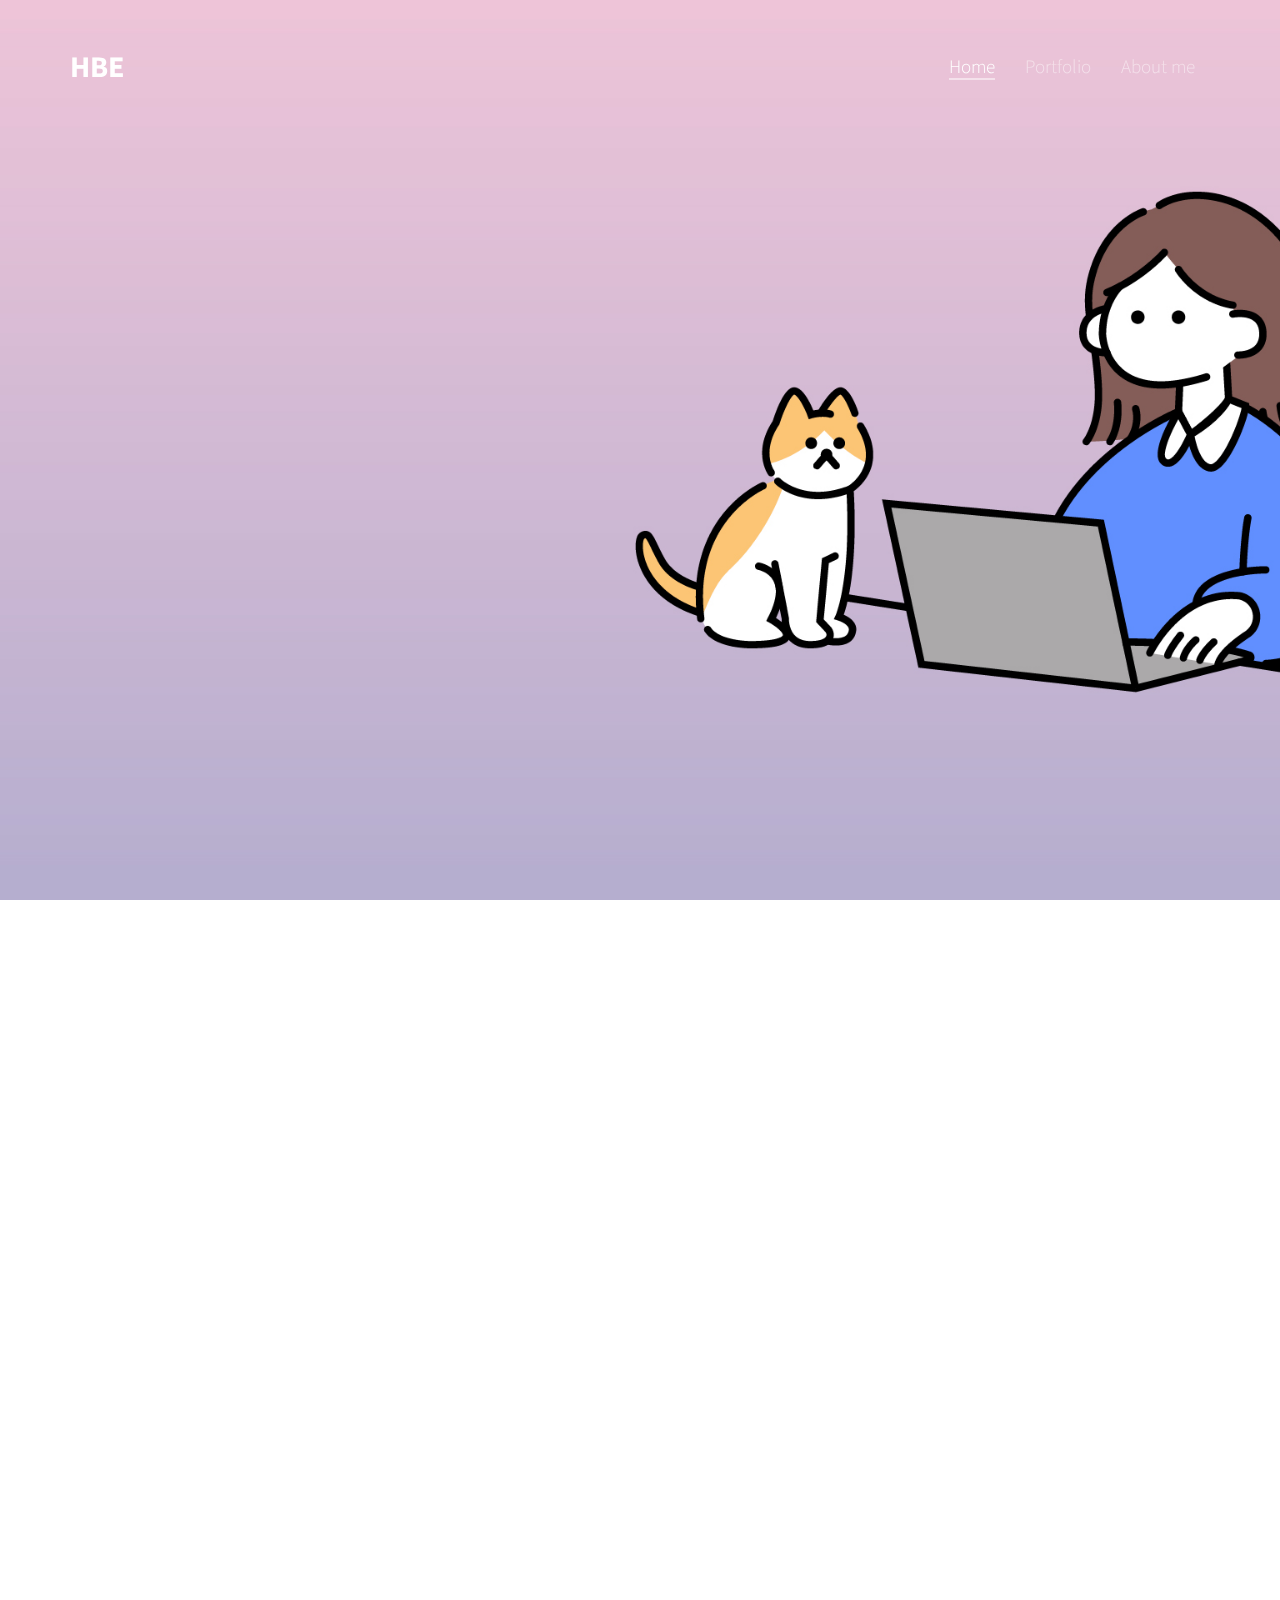
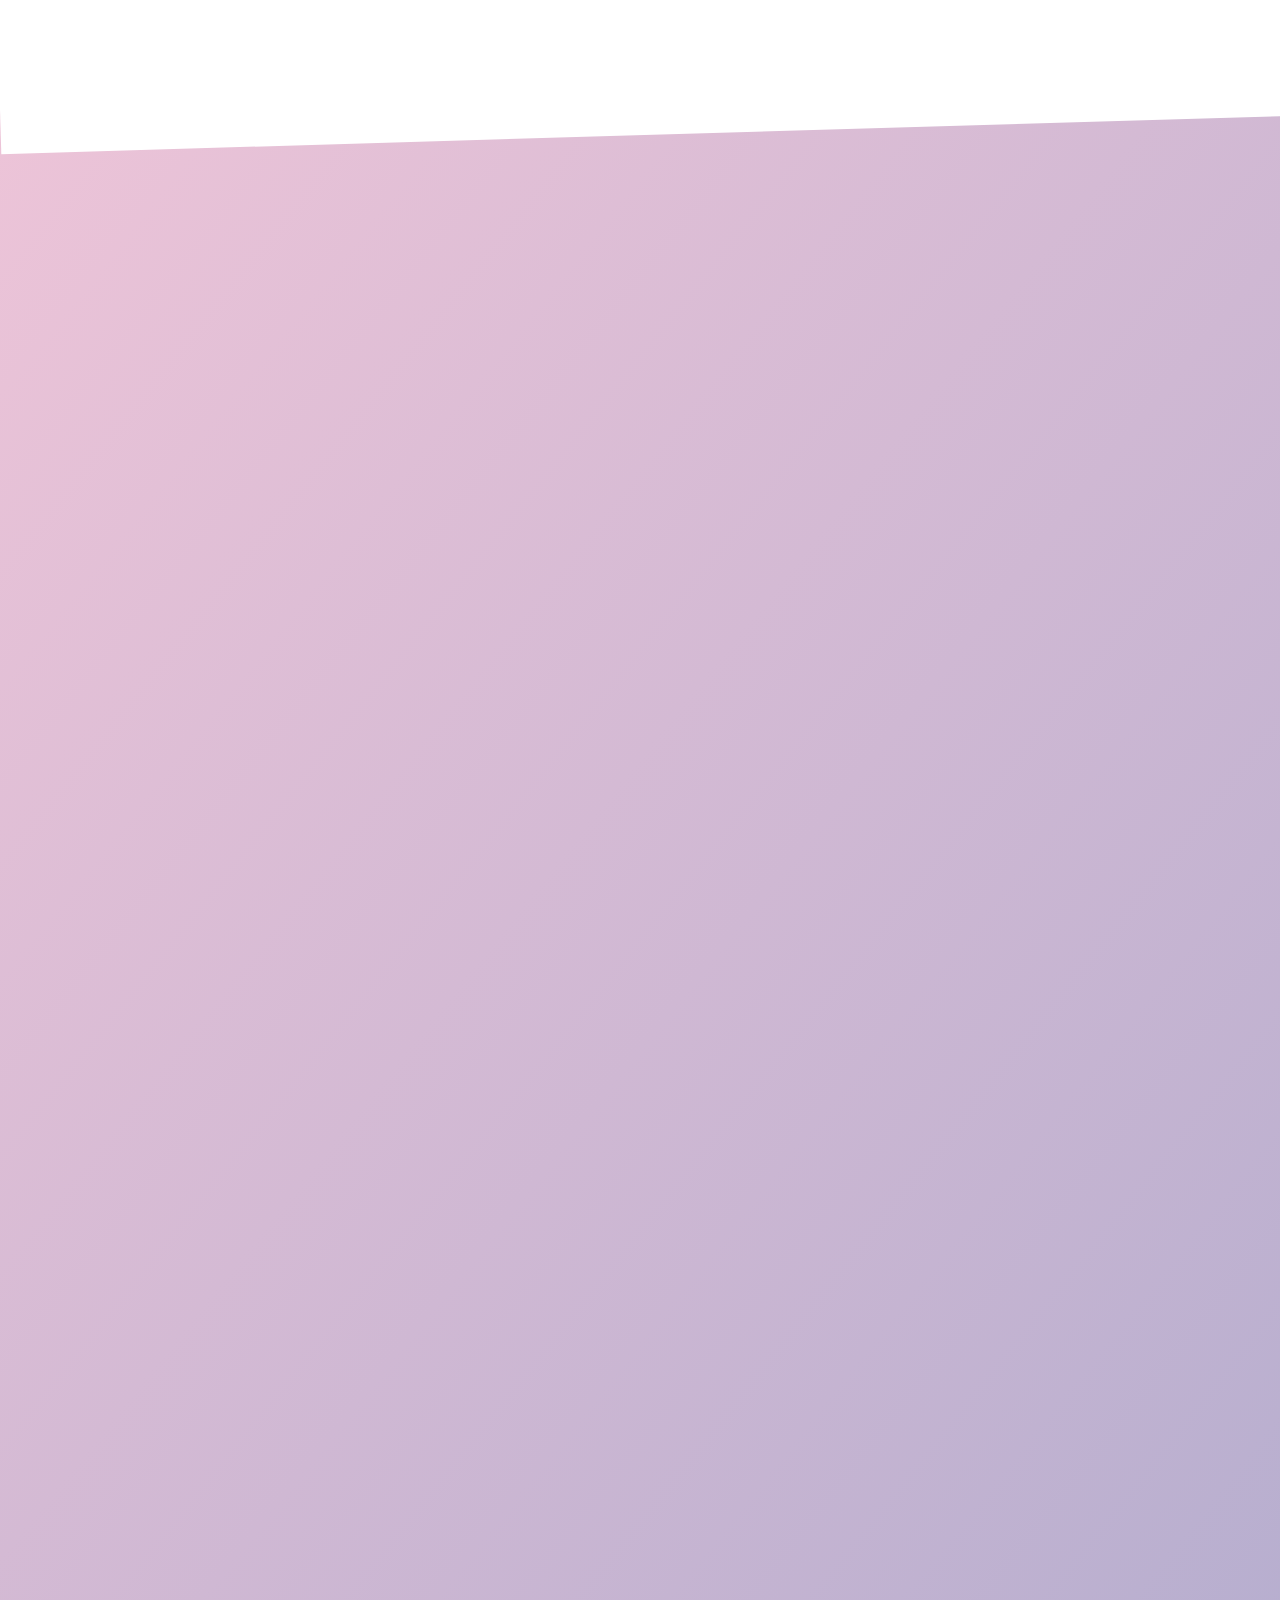
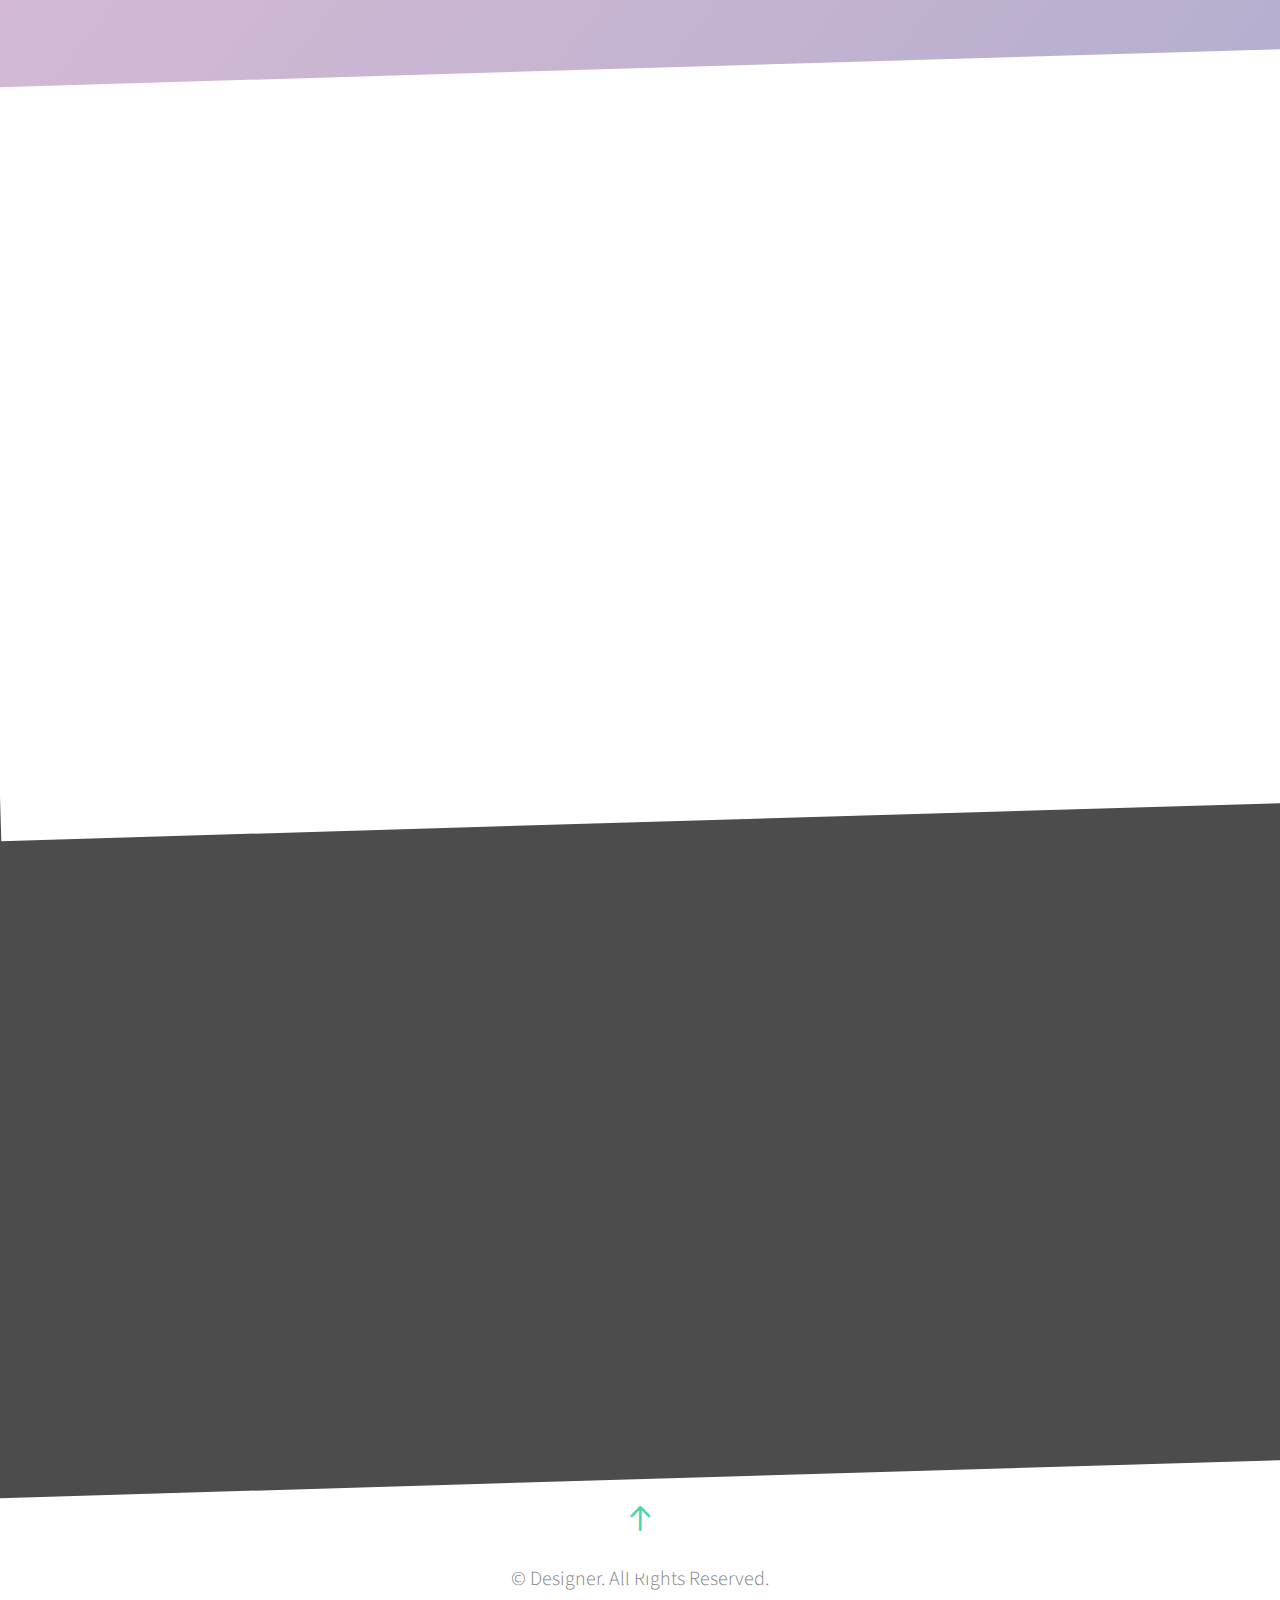
<file: index.html>
<!DOCTYPE html>
<!--[if lt IE 7]>      <html class="no-js lt-ie9 lt-ie8 lt-ie7"> <![endif]-->
<!--[if IE 7]>         <html class="no-js lt-ie9 lt-ie8"> <![endif]-->
<!--[if IE 8]>         <html class="no-js lt-ie9"> <![endif]-->
<!--[if gt IE 8]><!--> <html class="no-js"> <!--<![endif]-->
	<head>
	<meta charset="utf-8">
	<meta http-equiv="X-UA-Compatible" content="IE=edge">
	<title>황보은 포트폴리오</title>
	<meta name="viewport" content="width=device-width, initial-scale=1">

	<link rel="shortcut icon" href="favicon.ico">

	<link href='https://fonts.googleapis.com/css?family=Source+Sans+Pro:400,300,600,400italic,700' rel='stylesheet' type='text/css'>
	

	<link rel="stylesheet" href="css/animate.css">
	<link rel="stylesheet" href="css/icomoon.css">
	<link rel="stylesheet" href="css/simple-line-icons.css">
	<link rel="stylesheet" href="css/magnific-popup.css">
	<link rel="stylesheet" href="css/bootstrap.css">
	<link rel="stylesheet" href="css/style.css">


	<!-- Modernizr JS -->
	<script src="js/modernizr-2.6.2.min.js"></script>
	<!-- FOR IE9 below -->
	<!--[if lt IE 9]>
	<script src="js/respond.min.js"></script>
	<![endif]-->

	</head>


	<body>
	<header role="banner" id="fh5co-header">
			<div class="container">
			    <nav class="navbar navbar-default">
		        <div class="navbar-header">
		        <a class="navbar-brand" href="index.html">HBE</a> 
		        </div>
		        <div id="navbar" class="navbar-collapse collapse">
		          <ul class="nav navbar-nav navbar-right">
		            <li class="active"><a href="#" data-nav-section="home"><span>Home</span></a></li>
		            <li><a href="#" data-nav-section="portfolio"><span>Portfolio</span></a></li>
		            <li><a href="#" data-nav-section="about"><span>About me</span></a></li>
		          </ul>
		        </div>
			    </nav>
		  </div>
	</header>

	<section id="fh5co-home" data-section="home" style="background-image: url(images/full_image_2.jpg);" data-stellar-background-ratio="0.5">
		<div class="gradient"></div>
		<div class="container">
			<div class="text-wrap">
				<div class="text-inner">
					<div class="row">
						<div class="col-md-8 col-md-offset-2">
							<h1 class="to-animate">안녕하세요. <br> 황보은입니다.</h1>
							<h2 class="to-animate">UI/UX &amp; Graphic Designer</h2>
						</div>
					</div>
				</div>
			</div>
		</div>
		<div class="slant"></div>
	</section>

	<section id="fh5co-intro">
		<div class="container">
			<div class="row row-bottom-padded-lg">
				<div class="fh5co-block to-animate" style="background-image: url(images/img_7.jpg);">
					<div class="overlay-darker"></div>
					<div class="overlay"></div>
					<div class="fh5co-text">
						<div class="fh5co-intro-icon">
							<img src="images/project/luna_brew/icon_luna_logo.svg" />
						</div>
						<h2>루나브루 반응형 웹 리디자인</h2>
						<p>
							Responsive Web
							<br>
							2025.01 ~ 2025.05
						</p>
						<p>
							브랜드의 정체성과 제품 정보를 <br> 효과적으로 전달할 수 있도록 <br>
							홈페이지를 리디자인하여 <br> 사용자 접근성을 높였습니다.
						</p>
						<p><a href="#" class="btn btn-primary">자세히 보기</a></p>
					</div>
				</div>
				<div class="fh5co-block to-animate" style="background-image: url(images/img_8.jpg);">
					<div class="overlay-darker"></div>
					<div class="overlay"></div>
					<div class="fh5co-text">
						<i class="fh5co-intro-icon icon-wrench"></i>
						<h2>Develop</h2>
						<p>Far far away, behind the word mountains, far from the countries Vokalia and Consonantia, there live the blind texts.</p>
						<p><a href="#" class="btn btn-primary">Click Me</a></p>
					</div>
				</div>
				<div class="fh5co-block to-animate" style="background-image: url(images/img_10.jpg);">
					<div class="overlay-darker"></div>
					<div class="overlay"></div>
					<div class="fh5co-text">
						<i class="fh5co-intro-icon icon-rocket"></i>
						<h2>Launch</h2>
						<p>Far far away, behind the word mountains, far from the countries Vokalia and Consonantia, there live the blind texts.</p>
						<p><a href="#" class="btn btn-primary">Why Us?</a></p>
					</div>
				</div>
			</div>
		</div>
	</section>

	<section id="fh5co-work" data-section="portfolio">
		<div class="container">
			<div class="row">
				<div class="col-md-12 section-heading text-center">
					<h2 class="to-animate">Portfolio</h2>
				</div>
			</div>
			<div class="row row-bottom-padded-sm">
				<div class="col-md-4 col-sm-6 col-xxs-12">
					<a href="project/luna_brew.html" target="_blank" class="fh5co-project-item to-animate">
						<img src="images/work_1.jpg" alt="Image" class="img-responsive">
						<div class="fh5co-text">
						<h2>Luna brew</h2>
						<span>Web</span>
						</div>
					</a>
				</div>
				<div class="col-md-4 col-sm-6 col-xxs-12">
					<a href="project/bluebottle/index.html" target="_blank" class="fh5co-project-item to-animate">
						<img src="images/work_2.jpg" alt="Image" class="img-responsive">
						<div class="fh5co-text">
						<h2>Blue bottle</h2>
						<span>Web</span>
						</div>
					</a>
				</div>

				<div class="clearfix visible-sm-block"></div>

				<div class="col-md-4 col-sm-6 col-xxs-12">
					<a href="images/work_3.jpg" class="fh5co-project-item image-popup to-animate">
						<img src="images/work_3.jpg" alt="Image" class="img-responsive">
						<div class="fh5co-text">
						<h2>Project 3</h2>
						<span>Web</span>
						</div>
					</a>
				</div>
				<div class="col-md-4 col-sm-6 col-xxs-12">
					<a href="images/work_4.jpg" class="fh5co-project-item image-popup to-animate">
						<img src="images/work_4.jpg" alt="Image" class="img-responsive">
						<div class="fh5co-text">
						<h2>Project 4</h2>
						<span>UI/UX</span>
						</div>
					</a>
				</div>
				
				<div class="clearfix visible-sm-block"></div>

				<div class="col-md-4 col-sm-6 col-xxs-12">
					<a href="images/work_5.jpg" class="fh5co-project-item image-popup to-animate">
						<img src="images/work_5.jpg" alt="Image" class="img-responsive">
						<div class="fh5co-text">
						<h2>Project 1</h2>
						<span>Photography</span>
						</div>
					</a>
				</div>
				<div class="col-md-4 col-sm-6 col-xxs-12">
					<a href="images/work_6.jpg" class="fh5co-project-item image-popup to-animate">
						<img src="images/work_6.jpg" alt="Image" class="img-responsive">
						<div class="fh5co-text">
						<h2>Project 2</h2>
						<span>Illustration</span>
						</div>
					</a>
				</div>
				
				<div class="clearfix visible-sm-block"></div>

				<div class="col-md-4 col-sm-6 col-xxs-12">
					<a href="images/work_7.jpg" class="fh5co-project-item image-popup to-animate">
						<img src="images/work_7.jpg" alt="Image" class="img-responsive">
						<div class="fh5co-text">
						<h2>Project 3</h2>
						<span>Web</span>
						</div>
					</a>
				</div>
				<div class="col-md-4 col-sm-6 col-xxs-12">
					<a href="images/work_8.jpg" class="fh5co-project-item image-popup to-animate">
						<img src="images/work_8.jpg" alt="Image" class="img-responsive">
						<div class="fh5co-text">
						<h2>Project 4</h2>
						<span>Sketch</span>
						</div>
					</a>
				</div>

				<div class="clearfix visible-sm-block"></div>

				<div class="col-md-4 col-sm-6 col-xxs-12">
					<a href="images/work_1.jpg" class="fh5co-project-item image-popup to-animate">
						<img src="images/work_1.jpg" alt="Image" class="img-responsive">
						<div class="fh5co-text">
						<h2>Project 2</h2>
						<span>Illustration</span>
						</div>
					</a>
				</div>
			</div>
		</div>
	</section>




	<section id="fh5co-about" data-section="about">
		<div class="container">
			<div class="row">
				<div class="col-md-12 section-heading text-center">
					<h2 class="to-animate">About Me</h2>
				</div>
			</div>
			<div class="row">
				<div class="col-md-12">
					<div class="fh5co-person text-center to-animate">
						<figure><img src="images/person1.jpg" alt="Image"></figure>
						<h3>황보은</h3>
						<span class="fh5co-position">UI/UX Designer</span>
						<p>Far far away, behind the word mountains, far from the countries Vokalia and Consonantia, there live the blind texts</p>
						<ul class="social social-circle">
							<li><a href="#"><i class="icon-twitter"></i></a></li>
							<li><a href="#"><i class="icon-facebook"></i></a></li>
							<li><a href="#"><i class="icon-dribbble"></i></a></li>
						</ul>
					</div>
				</div>
			</div>
		</div>
	</section>
	
	<section id="fh5co-counters" style="background-image: url(images/full_image_1.jpg);" data-stellar-background-ratio="0.5">
		<div class="fh5co-overlay"></div>
		<div class="container">
			<div class="row">
				<div class="col-md-12 section-heading text-center to-animate">
					<h2>Skill</h2>
				</div>
			</div>
			<div class="row">
				<div class="col-md-3 col-sm-6 col-xs-12">
					<div class="fh5co-counter to-animate">
						<i class="fh5co-counter-icon icon-briefcase to-animate-2"></i>
						<span class="fh5co-counter-number js-counter" data-from="0" data-to="90" data-speed="5000" data-refresh-interval="50">90</span>
						<span class="fh5co-counter-label">Photoshop</span>
					</div>
				</div>
				<div class="col-md-3 col-sm-6 col-xs-12">
					<div class="fh5co-counter to-animate">
						<i class="fh5co-counter-icon icon-code to-animate-2"></i>
						<span class="fh5co-counter-number js-counter" data-from="0" data-to="90" data-speed="5000" data-refresh-interval="50">90</span>
						<span class="fh5co-counter-label">Illustrator</span>
					</div>
				</div>
				<div class="col-md-3 col-sm-6 col-xs-12">
					<div class="fh5co-counter to-animate">
						<i class="fh5co-counter-icon icon-cup to-animate-2"></i>
						<span class="fh5co-counter-number js-counter" data-from="0" data-to="60" data-speed="5000" data-refresh-interval="50">60</span>
						<span class="fh5co-counter-label">HTML &amp; CSS</span>
					</div>
				</div>
				<div class="col-md-3 col-sm-6 col-xs-12">
					<div class="fh5co-counter to-animate">
						<i class="fh5co-counter-icon icon-people to-animate-2"></i>
						<span class="fh5co-counter-number js-counter" data-from="0" data-to="50" data-speed="5000" data-refresh-interval="50">50</span>
						<span class="fh5co-counter-label">etc</span>
					</div>
				</div>
			</div>
		</div>
	</section>
	
	
	<footer id="footer" role="contentinfo">
		<a href="#" class="gotop js-gotop"><i class="icon-arrow-up2"></i></a>
		<div class="container">
            <div class="col-md-12 text-center">
                <p>&copy; Designer. All Rights Reserved.</p>
            </div>
		</div>
	</footer>
	
	


	
	<!-- jQuery -->
	<script src="js/jquery.min.js"></script>
	<!-- jQuery Easing -->
	<script src="js/jquery.easing.1.3.js"></script>
	<!-- Bootstrap -->
	<script src="js/bootstrap.min.js"></script>
	<!-- Waypoints -->
	<script src="js/jquery.waypoints.min.js"></script>
	<!-- Stellar Parallax -->
	<script src="js/jquery.stellar.min.js"></script>
	<!-- Counter -->
	<script src="js/jquery.countTo.js"></script>
	<!-- Magnific Popup -->
	<script src="js/jquery.magnific-popup.min.js"></script>
	<script src="js/magnific-popup-options.js"></script>


	<!-- Main JS (Do not remove) -->
	<script src="js/main.js"></script>

	</body>
</html>
</file>
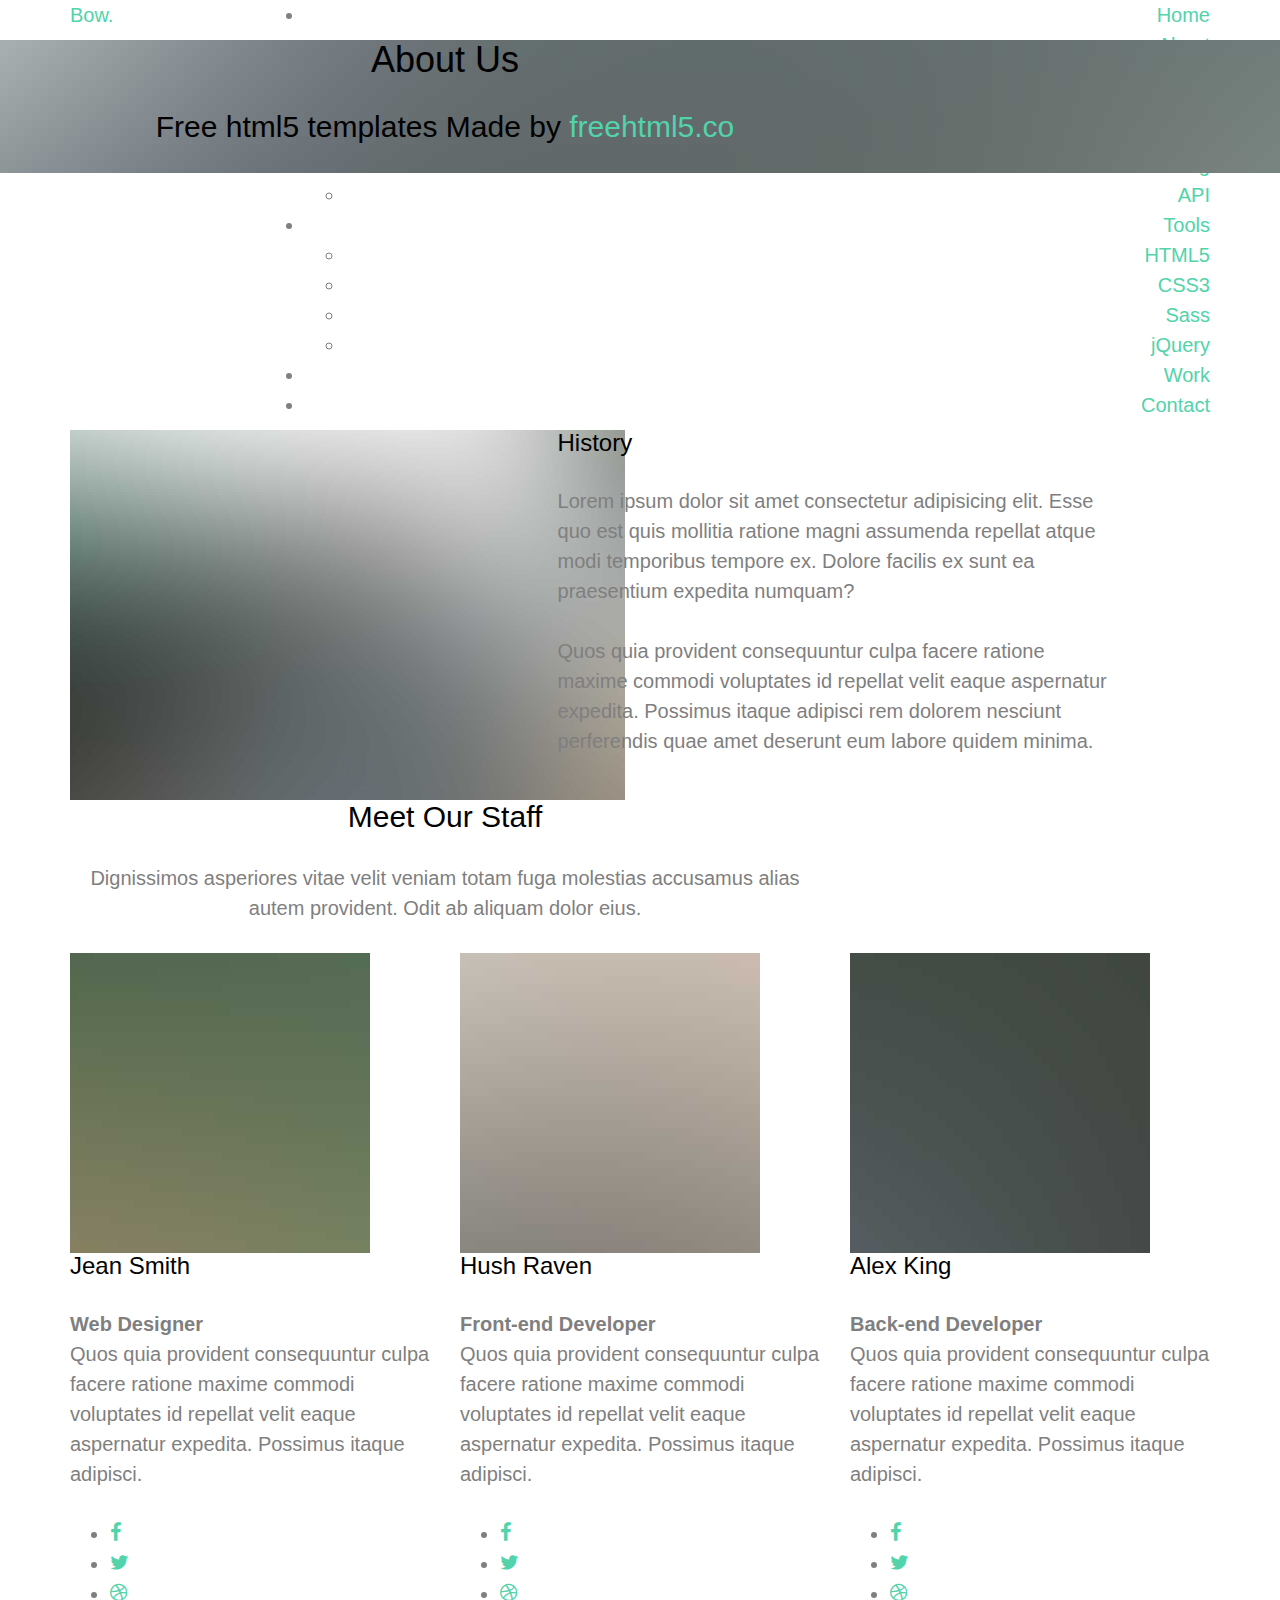
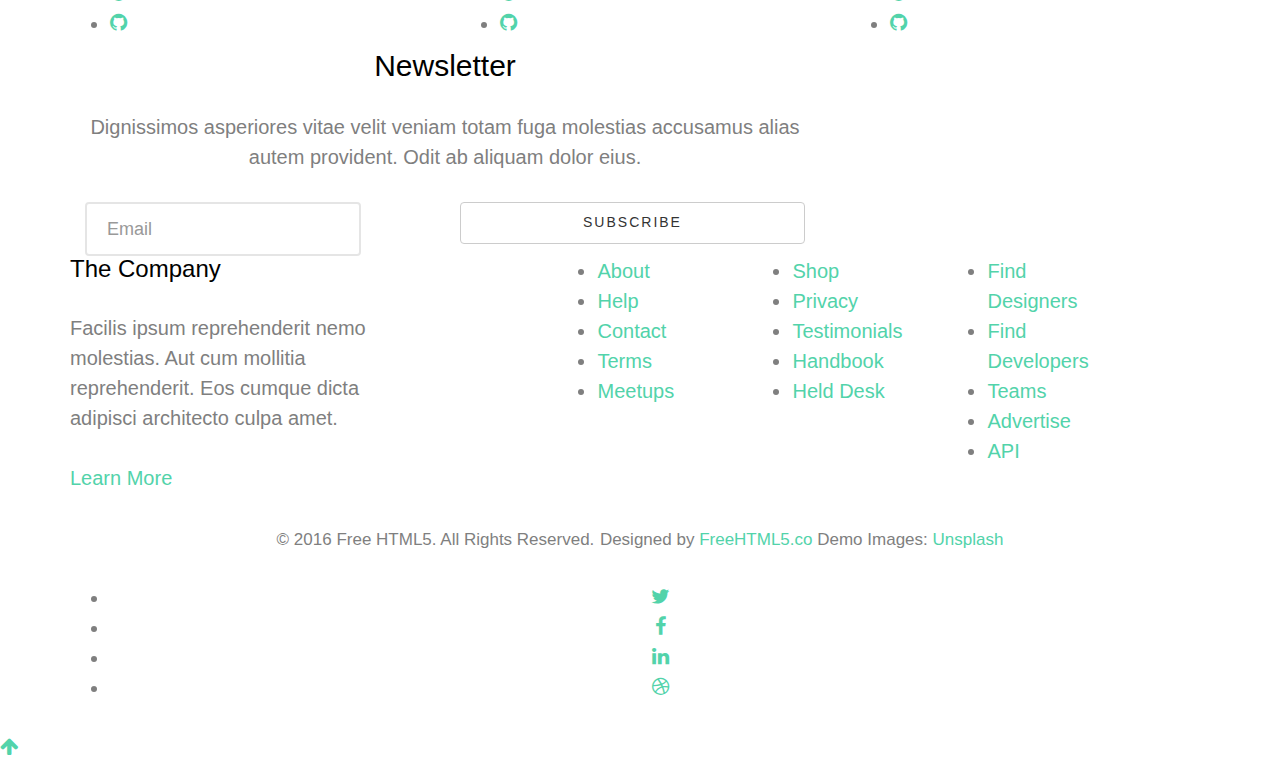
<file: about.html>
<!DOCTYPE HTML>
<html>
	<head>
	<meta charset="utf-8">
	<meta http-equiv="X-UA-Compatible" content="IE=edge">
	<title>Bow &mdash; Free Website Template, Free HTML5 Template by FreeHTML5.co</title>
	<meta name="viewport" content="width=device-width, initial-scale=1">
	<meta name="description" content="Free HTML5 Website Template by FreeHTML5.co" />
	<meta name="keywords" content="free website templates, free html5, free template, free bootstrap, free website template, html5, css3, mobile first, responsive" />
	<meta name="author" content="FreeHTML5.co" />

	
  <!-- 
	//////////////////////////////////////////////////////

	FREE HTML5 TEMPLATE 
	DESIGNED & DEVELOPED by FreeHTML5.co
		
	Website: 		http://freehtml5.co/
	Email: 			info@freehtml5.co
	Twitter: 		http://twitter.com/fh5co
	Facebook: 		https://www.facebook.com/fh5co

	//////////////////////////////////////////////////////
	 -->

  	<!-- Facebook and Twitter integration -->
	<meta property="og:title" content=""/>
	<meta property="og:image" content=""/>
	<meta property="og:url" content=""/>
	<meta property="og:site_name" content=""/>
	<meta property="og:description" content=""/>
	<meta name="twitter:title" content="" />
	<meta name="twitter:image" content="" />
	<meta name="twitter:url" content="" />
	<meta name="twitter:card" content="" />

	<!-- <link href='https://fonts.googleapis.com/css?family=Work+Sans:400,300,600,400italic,700' rel='stylesheet' type='text/css'> -->
	
	<!-- Animate.css -->
	<link rel="stylesheet" href="css/animate.css">
	<!-- Icomoon Icon Fonts-->
	<link rel="stylesheet" href="css/icomoon.css">
	<!-- Bootstrap  -->
	<link rel="stylesheet" href="css/bootstrap.css">

	<!-- Magnific Popup -->
	<link rel="stylesheet" href="css/magnific-popup.css">

	<!-- Theme style  -->
	<link rel="stylesheet" href="css/style.css">

	<!-- Modernizr JS -->
	<script src="js/modernizr-2.6.2.min.js"></script>
	<!-- FOR IE9 below -->
	<!--[if lt IE 9]>
	<script src="js/respond.min.js"></script>
	<![endif]-->

	</head>
	<body>
		
	<div class="fh5co-loader"></div>
	
	<div id="page">
	<nav class="fh5co-nav" role="navigation">
		<div class="container">
			<div class="row">
				<div class="col-xs-2">
					<div id="fh5co-logo"><a href="index.html">Bow.</a></div>
				</div>
				<div class="col-xs-10 text-right menu-1">
					<ul>
						<li><a href="index.html">Home</a></li>
						<li class="active"><a href="about.html">About</a></li>
						<li class="has-dropdown">
							<a href="services.html">Services</a>
							<ul class="dropdown">
								<li><a href="#">Web Design</a></li>
								<li><a href="#">eCommerce</a></li>
								<li><a href="#">Branding</a></li>
								<li><a href="#">API</a></li>
							</ul>
						</li>
						<li class="has-dropdown">
							<a href="#">Tools</a>
							<ul class="dropdown">
								<li><a href="#">HTML5</a></li>
								<li><a href="#">CSS3</a></li>
								<li><a href="#">Sass</a></li>
								<li><a href="#">jQuery</a></li>
							</ul>
						</li>
						<li><a href="work.html">Work</a></li>
						<li><a href="contact.html">Contact</a></li>
					</ul>
				</div>
			</div>
			
		</div>
	</nav>

	<header id="fh5co-header" class="fh5co-cover fh5co-cover-sm" role="banner" style="background-image:url(images/img_bg_2.jpg);">
		<div class="overlay"></div>
		<div class="container">
			<div class="row">
				<div class="col-md-8 col-md-offset-2 text-center">
					<div class="display-t">
						<div class="display-tc animate-box" data-animate-effect="fadeIn">
							<h1>About Us</h1>
							<h2>Free html5 templates Made by <a href="http://freehtml5.co" target="_blank">freehtml5.co</a></h2>
						</div>
					</div>
				</div>
			</div>
		</div>
	</header>
	
	<div id="fh5co-about-section">
		<div class="container">
			<div class="about-content">
				<div class="row animate-box">
					<div class="col-md-6">
						<img class="img-responsive" src="images/img_bg_1.jpg" alt="about">
					</div>
					<div class="col-md-6 col-md-pull-1">
						<div class="desc">
							<h3>History</h3>
							<p>Lorem ipsum dolor sit amet consectetur adipisicing elit. Esse quo est quis mollitia ratione magni assumenda repellat atque modi temporibus tempore ex. Dolore facilis ex sunt ea praesentium expedita numquam?</p> 
							<p>Quos quia provident consequuntur culpa facere ratione maxime commodi voluptates id repellat velit eaque aspernatur expedita. Possimus itaque adipisci rem dolorem nesciunt perferendis quae amet deserunt eum labore quidem minima.</p>
						</div>
					</div>
				</div>
			</div>
			<div class="row animate-box">
				<div class="col-md-8 col-md-offset-2 text-center fh5co-heading">
					<h2>Meet Our Staff</h2>
					<p>Dignissimos asperiores vitae velit veniam totam fuga molestias accusamus alias autem provident. Odit ab aliquam dolor eius.</p>
				</div>
			</div>
			<div class="row">
				<div class="col-md-4 col-sm-4 animate-box" data-animate-effect="fadeIn">
					<div class="fh5co-staff">
						<img src="images/person1.jpg" alt="Free HTML5 Templates by FreeHTML5.co">
						<h3>Jean Smith</h3>
						<strong class="role">Web Designer</strong>
						<p>Quos quia provident consequuntur culpa facere ratione maxime commodi voluptates id repellat velit eaque aspernatur expedita. Possimus itaque adipisci.</p>
						<ul class="fh5co-social-icons">
							<li><a href="#"><i class="icon-facebook"></i></a></li>
							<li><a href="#"><i class="icon-twitter"></i></a></li>
							<li><a href="#"><i class="icon-dribbble"></i></a></li>
							<li><a href="#"><i class="icon-github"></i></a></li>
						</ul>
					</div>
				</div>
				<div class="col-md-4 col-sm-4 animate-box" data-animate-effect="fadeIn">
					<div class="fh5co-staff">
						<img src="images/person2.jpg" alt="Free HTML5 Templates by FreeHTML5.co">
						<h3>Hush Raven</h3>
						<strong class="role">Front-end Developer</strong>
						<p>Quos quia provident consequuntur culpa facere ratione maxime commodi voluptates id repellat velit eaque aspernatur expedita. Possimus itaque adipisci.</p>
						<ul class="fh5co-social-icons">
							<li><a href="#"><i class="icon-facebook"></i></a></li>
							<li><a href="#"><i class="icon-twitter"></i></a></li>
							<li><a href="#"><i class="icon-dribbble"></i></a></li>
							<li><a href="#"><i class="icon-github"></i></a></li>
						</ul>
					</div>
				</div>
				<div class="col-md-4 col-sm-4 animate-box" data-animate-effect="fadeIn">
					<div class="fh5co-staff">
						<img src="images/person3.jpg" alt="Free HTML5 Templates by FreeHTML5.co">
						<h3>Alex King</h3>
						<strong class="role">Back-end Developer</strong>
						<p>Quos quia provident consequuntur culpa facere ratione maxime commodi voluptates id repellat velit eaque aspernatur expedita. Possimus itaque adipisci.</p>
						<ul class="fh5co-social-icons">
							<li><a href="#"><i class="icon-facebook"></i></a></li>
							<li><a href="#"><i class="icon-twitter"></i></a></li>
							<li><a href="#"><i class="icon-dribbble"></i></a></li>
							<li><a href="#"><i class="icon-github"></i></a></li>
						</ul>
					</div>
				</div>
			</div>
		</div>
	</div>

	<div id="fh5co-started">
		<div class="container">
			<div class="row animate-box">
				<div class="col-md-8 col-md-offset-2 text-center fh5co-heading">
					<h2>Newsletter</h2>
					<p>Dignissimos asperiores vitae velit veniam totam fuga molestias accusamus alias autem provident. Odit ab aliquam dolor eius.</p>
				</div>
			</div>
			<div class="row animate-box">
				<div class="col-md-8 col-md-offset-2">
					<form class="form-inline">
						<div class="col-md-6 col-sm-6">
							<div class="form-group">
								<label for="email" class="sr-only">Email</label>
								<input type="email" class="form-control" id="email" placeholder="Email">
							</div>
						</div>
						<div class="col-md-6 col-sm-6">
							<button type="submit" class="btn btn-default btn-block">Subscribe</button>
						</div>
					</form>
				</div>
			</div>
		</div>
	</div>

	<footer id="fh5co-footer" role="contentinfo">
		<div class="container">
			<div class="row row-pb-md">
				<div class="col-md-4 fh5co-widget">
					<h3>The Company</h3>
					<p>Facilis ipsum reprehenderit nemo molestias. Aut cum mollitia reprehenderit. Eos cumque dicta adipisci architecto culpa amet.</p>
					<p><a href="#">Learn More</a></p>
				</div>
				<div class="col-md-2 col-sm-4 col-xs-6 col-md-push-1">
					<ul class="fh5co-footer-links">
						<li><a href="#">About</a></li>
						<li><a href="#">Help</a></li>
						<li><a href="#">Contact</a></li>
						<li><a href="#">Terms</a></li>
						<li><a href="#">Meetups</a></li>
					</ul>
				</div>

				<div class="col-md-2 col-sm-4 col-xs-6 col-md-push-1">
					<ul class="fh5co-footer-links">
						<li><a href="#">Shop</a></li>
						<li><a href="#">Privacy</a></li>
						<li><a href="#">Testimonials</a></li>
						<li><a href="#">Handbook</a></li>
						<li><a href="#">Held Desk</a></li>
					</ul>
				</div>

				<div class="col-md-2 col-sm-4 col-xs-6 col-md-push-1">
					<ul class="fh5co-footer-links">
						<li><a href="#">Find Designers</a></li>
						<li><a href="#">Find Developers</a></li>
						<li><a href="#">Teams</a></li>
						<li><a href="#">Advertise</a></li>
						<li><a href="#">API</a></li>
					</ul>
				</div>
			</div>

			<div class="row copyright">
				<div class="col-md-12 text-center">
					<p>
						<small class="block">&copy; 2016 Free HTML5. All Rights Reserved.</small> 
						<small class="block">Designed by <a href="http://freehtml5.co/" target="_blank">FreeHTML5.co</a> Demo Images: <a href="http://unsplash.co/" target="_blank">Unsplash</a></small>
					</p>
					<p>
						<ul class="fh5co-social-icons">
							<li><a href="#"><i class="icon-twitter"></i></a></li>
							<li><a href="#"><i class="icon-facebook"></i></a></li>
							<li><a href="#"><i class="icon-linkedin"></i></a></li>
							<li><a href="#"><i class="icon-dribbble"></i></a></li>
						</ul>
					</p>
				</div>
			</div>

		</div>
	</footer>
	</div>

	<div class="gototop js-top">
		<a href="#" class="js-gotop"><i class="icon-arrow-up"></i></a>
	</div>
	
	<!-- jQuery -->
	<script src="js/jquery.min.js"></script>
	<!-- jQuery Easing -->
	<script src="js/jquery.easing.1.3.js"></script>
	<!-- Bootstrap -->
	<script src="js/bootstrap.min.js"></script>
	<!-- Waypoints -->
	<script src="js/jquery.waypoints.min.js"></script>
	<!-- countTo -->
	<script src="js/jquery.countTo.js"></script>
	<!-- Magnific Popup -->
	<script src="js/jquery.magnific-popup.min.js"></script>
	<script src="js/magnific-popup-options.js"></script>
	<!-- Main -->
	<script src="js/main.js"></script>

	</body>
</html>
</file>
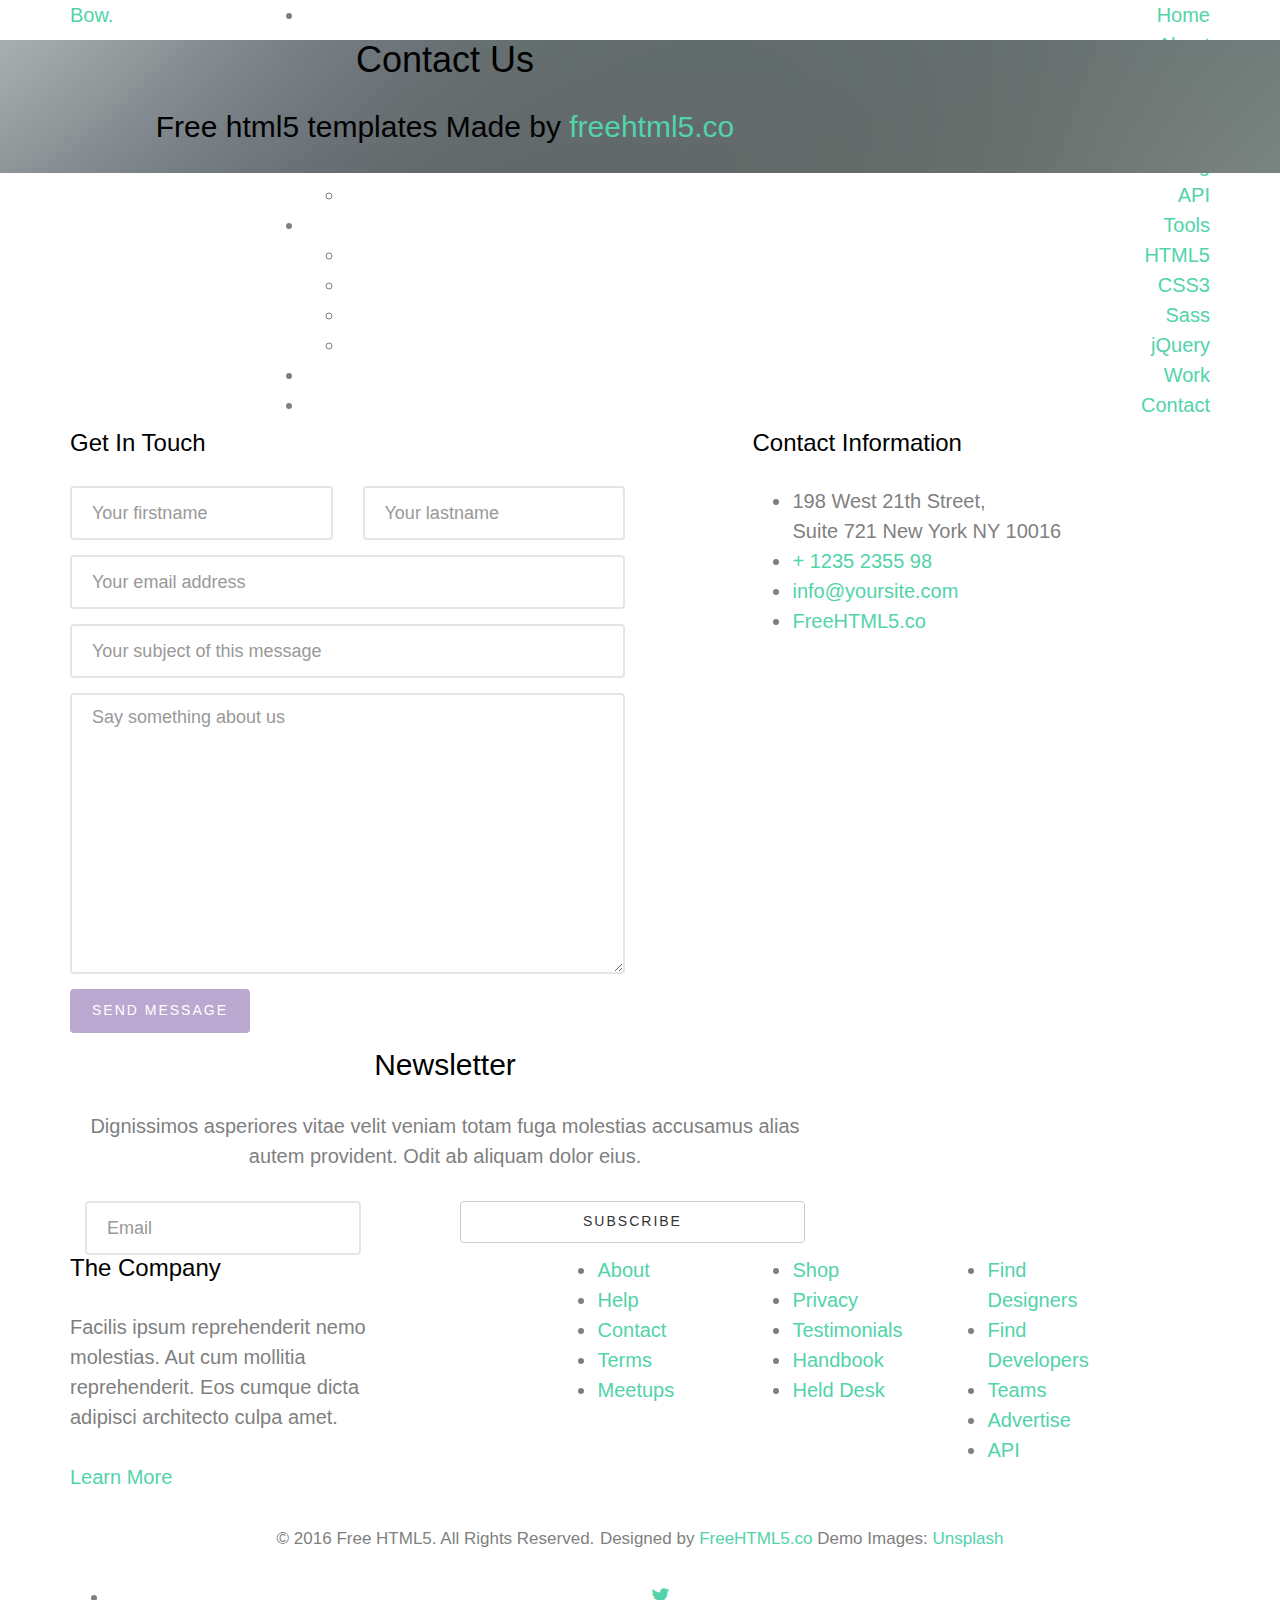
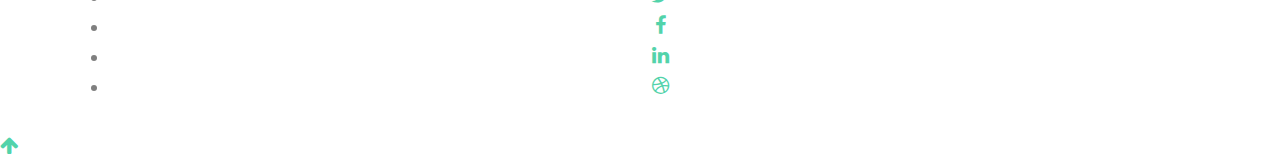
<file: contact.html>
<!DOCTYPE HTML>
<html>
	<head>
	<meta charset="utf-8">
	<meta http-equiv="X-UA-Compatible" content="IE=edge">
	<title>Bow &mdash; Free Website Template, Free HTML5 Template by FreeHTML5.co</title>
	<meta name="viewport" content="width=device-width, initial-scale=1">
	<meta name="description" content="Free HTML5 Website Template by FreeHTML5.co" />
	<meta name="keywords" content="free website templates, free html5, free template, free bootstrap, free website template, html5, css3, mobile first, responsive" />
	<meta name="author" content="FreeHTML5.co" />

	
  <!-- 
	//////////////////////////////////////////////////////

	FREE HTML5 TEMPLATE 
	DESIGNED & DEVELOPED by FreeHTML5.co
		
	Website: 		http://freehtml5.co/
	Email: 			info@freehtml5.co
	Twitter: 		http://twitter.com/fh5co
	Facebook: 		https://www.facebook.com/fh5co

	//////////////////////////////////////////////////////
	 -->

  	<!-- Facebook and Twitter integration -->
	<meta property="og:title" content=""/>
	<meta property="og:image" content=""/>
	<meta property="og:url" content=""/>
	<meta property="og:site_name" content=""/>
	<meta property="og:description" content=""/>
	<meta name="twitter:title" content="" />
	<meta name="twitter:image" content="" />
	<meta name="twitter:url" content="" />
	<meta name="twitter:card" content="" />

	<!-- <link href='https://fonts.googleapis.com/css?family=Work+Sans:400,300,600,400italic,700' rel='stylesheet' type='text/css'> -->
	
	<!-- Animate.css -->
	<link rel="stylesheet" href="css/animate.css">
	<!-- Icomoon Icon Fonts-->
	<link rel="stylesheet" href="css/icomoon.css">
	<!-- Bootstrap  -->
	<link rel="stylesheet" href="css/bootstrap.css">

	<!-- Magnific Popup -->
	<link rel="stylesheet" href="css/magnific-popup.css">

	<!-- Theme style  -->
	<link rel="stylesheet" href="css/style.css">

	<!-- Modernizr JS -->
	<script src="js/modernizr-2.6.2.min.js"></script>
	<!-- FOR IE9 below -->
	<!--[if lt IE 9]>
	<script src="js/respond.min.js"></script>
	<![endif]-->

	</head>
	<body>
		
	<div class="fh5co-loader"></div>
	
	<div id="page">
	<nav class="fh5co-nav" role="navigation">
		<div class="container">
			<div class="row">
				<div class="col-xs-2">
					<div id="fh5co-logo"><a href="index.html">Bow.</a></div>
				</div>
				<div class="col-xs-10 text-right menu-1">
					<ul>
						<li><a href="index.html">Home</a></li>
						<li><a href="about.html">About</a></li>
						<li class="has-dropdown">
							<a href="services.html">Services</a>
							<ul class="dropdown">
								<li><a href="#">Web Design</a></li>
								<li><a href="#">eCommerce</a></li>
								<li><a href="#">Branding</a></li>
								<li><a href="#">API</a></li>
							</ul>
						</li>
						<li class="has-dropdown">
							<a href="#">Tools</a>
							<ul class="dropdown">
								<li><a href="#">HTML5</a></li>
								<li><a href="#">CSS3</a></li>
								<li><a href="#">Sass</a></li>
								<li><a href="#">jQuery</a></li>
							</ul>
						</li>
						<li><a href="work.html">Work</a></li>
						<li class="active"><a href="contact.html">Contact</a></li>
					</ul>
				</div>
			</div>
			
		</div>
	</nav>

	<header id="fh5co-header" class="fh5co-cover fh5co-cover-sm" role="banner" style="background-image:url(images/img_bg_2.jpg);">
		<div class="overlay"></div>
		<div class="container">
			<div class="row">
				<div class="col-md-8 col-md-offset-2 text-center">
					<div class="display-t">
						<div class="display-tc animate-box" data-animate-effect="fadeIn">
							<h1>Contact Us</h1>
							<h2>Free html5 templates Made by <a href="http://freehtml5.co" target="_blank">freehtml5.co</a></h2>
						</div>
					</div>
				</div>
			</div>
		</div>
	</header>
	
	<div class="fh5co-section">
		<div class="container">
			<div class="row">
				<div class="col-md-6 animate-box">
					<h3>Get In Touch</h3>
					<form action="#">
						<div class="row form-group">
							<div class="col-md-6">
								<!-- <label for="fname">First Name</label> -->
								<input type="text" id="fname" class="form-control" placeholder="Your firstname">
							</div>
							<div class="col-md-6">
								<!-- <label for="lname">Last Name</label> -->
								<input type="text" id="lname" class="form-control" placeholder="Your lastname">
							</div>
						</div>

						<div class="row form-group">
							<div class="col-md-12">
								<!-- <label for="email">Email</label> -->
								<input type="text" id="email" class="form-control" placeholder="Your email address">
							</div>
						</div>

						<div class="row form-group">
							<div class="col-md-12">
								<!-- <label for="subject">Subject</label> -->
								<input type="text" id="subject" class="form-control" placeholder="Your subject of this message">
							</div>
						</div>

						<div class="row form-group">
							<div class="col-md-12">
								<!-- <label for="message">Message</label> -->
								<textarea name="message" id="message" cols="30" rows="10" class="form-control" placeholder="Say something about us"></textarea>
							</div>
						</div>
						<div class="form-group">
							<input type="submit" value="Send Message" class="btn btn-primary">
						</div>

					</form>		
				</div>
				<div class="col-md-5 col-md-push-1 animate-box">
					
					<div class="fh5co-contact-info">
						<h3>Contact Information</h3>
						<ul>
							<li class="address">198 West 21th Street, <br> Suite 721 New York NY 10016</li>
							<li class="phone"><a href="tel://1234567920">+ 1235 2355 98</a></li>
							<li class="email"><a href="mailto:info@yoursite.com">info@yoursite.com</a></li>
							<li class="url"><a href="http://FreeHTML5.co">FreeHTML5.co</a></li>
						</ul>
					</div>

				</div>
			</div>
			
		</div>
	</div>

	<div id="fh5co-started">
		<div class="container">
			<div class="row animate-box">
				<div class="col-md-8 col-md-offset-2 text-center fh5co-heading">
					<h2>Newsletter</h2>
					<p>Dignissimos asperiores vitae velit veniam totam fuga molestias accusamus alias autem provident. Odit ab aliquam dolor eius.</p>
				</div>
			</div>
			<div class="row animate-box">
				<div class="col-md-8 col-md-offset-2">
					<form class="form-inline">
						<div class="col-md-6 col-sm-6">
							<div class="form-group">
								<label for="email" class="sr-only">Email</label>
								<input type="email" class="form-control" id="email" placeholder="Email">
							</div>
						</div>
						<div class="col-md-6 col-sm-6">
							<button type="submit" class="btn btn-default btn-block">Subscribe</button>
						</div>
					</form>
				</div>
			</div>
		</div>
	</div>

	<footer id="fh5co-footer" role="contentinfo">
		<div class="container">
			<div class="row row-pb-md">
				<div class="col-md-4 fh5co-widget">
					<h3>The Company</h3>
					<p>Facilis ipsum reprehenderit nemo molestias. Aut cum mollitia reprehenderit. Eos cumque dicta adipisci architecto culpa amet.</p>
					<p><a href="#">Learn More</a></p>
				</div>
				<div class="col-md-2 col-sm-4 col-xs-6 col-md-push-1">
					<ul class="fh5co-footer-links">
						<li><a href="#">About</a></li>
						<li><a href="#">Help</a></li>
						<li><a href="#">Contact</a></li>
						<li><a href="#">Terms</a></li>
						<li><a href="#">Meetups</a></li>
					</ul>
				</div>

				<div class="col-md-2 col-sm-4 col-xs-6 col-md-push-1">
					<ul class="fh5co-footer-links">
						<li><a href="#">Shop</a></li>
						<li><a href="#">Privacy</a></li>
						<li><a href="#">Testimonials</a></li>
						<li><a href="#">Handbook</a></li>
						<li><a href="#">Held Desk</a></li>
					</ul>
				</div>

				<div class="col-md-2 col-sm-4 col-xs-6 col-md-push-1">
					<ul class="fh5co-footer-links">
						<li><a href="#">Find Designers</a></li>
						<li><a href="#">Find Developers</a></li>
						<li><a href="#">Teams</a></li>
						<li><a href="#">Advertise</a></li>
						<li><a href="#">API</a></li>
					</ul>
				</div>
			</div>

			<div class="row copyright">
				<div class="col-md-12 text-center">
					<p>
						<small class="block">&copy; 2016 Free HTML5. All Rights Reserved.</small> 
						<small class="block">Designed by <a href="http://freehtml5.co/" target="_blank">FreeHTML5.co</a> Demo Images: <a href="http://unsplash.co/" target="_blank">Unsplash</a></small>
					</p>
					<p>
						<ul class="fh5co-social-icons">
							<li><a href="#"><i class="icon-twitter"></i></a></li>
							<li><a href="#"><i class="icon-facebook"></i></a></li>
							<li><a href="#"><i class="icon-linkedin"></i></a></li>
							<li><a href="#"><i class="icon-dribbble"></i></a></li>
						</ul>
					</p>
				</div>
			</div>

		</div>
	</footer>
	</div>

	<div class="gototop js-top">
		<a href="#" class="js-gotop"><i class="icon-arrow-up"></i></a>
	</div>
	
	<!-- jQuery -->
	<script src="js/jquery.min.js"></script>
	<!-- jQuery Easing -->
	<script src="js/jquery.easing.1.3.js"></script>
	<!-- Bootstrap -->
	<script src="js/bootstrap.min.js"></script>
	<!-- Waypoints -->
	<script src="js/jquery.waypoints.min.js"></script>
	<!-- countTo -->
	<script src="js/jquery.countTo.js"></script>
	<!-- Magnific Popup -->
	<script src="js/jquery.magnific-popup.min.js"></script>
	<script src="js/magnific-popup-options.js"></script>
	<!-- Main -->
	<script src="js/main.js"></script>

	</body>
</html>
</file>
<file: css/icomoon.css>
@font-face {
	font-family: 'icomoon';
	src:url('../fonts/icomoon/icomoon.eot?qtatmt');
	src:url('../fonts/icomoon/icomoon.eot?qtatmt#iefix') format('embedded-opentype'),
		url('../fonts/icomoon/icomoon.ttf?qtatmt') format('truetype'),
		url('../fonts/icomoon/icomoon.woff?qtatmt') format('woff'),
		url('../fonts/icomoon/icomoon.svg?qtatmt#icomoon') format('svg');
	font-weight: normal;
	font-style: normal;
}

[class^="icon-"], [class*=" icon-"] {
	font-family: 'icomoon';
	speak: none;
	font-style: normal;
	font-weight: normal;
	font-variant: normal;
	text-transform: none;
	line-height: 1;

	/* Better Font Rendering =========== */
	-webkit-font-smoothing: antialiased;
	-moz-osx-font-smoothing: grayscale;
}

.icon-glass:before {
	content: "\f000";
}
.icon-music:before {
	content: "\f001";
}
.icon-search2:before {
	content: "\f002";
}
.icon-envelope-o:before {
	content: "\f003";
}
.icon-heart:before {
	content: "\f004";
}
.icon-star:before {
	content: "\f005";
}
.icon-star-o:before {
	content: "\f006";
}
.icon-user:before {
	content: "\f007";
}
.icon-film:before {
	content: "\f008";
}
.icon-th-large:before {
	content: "\f009";
}
.icon-th:before {
	content: "\f00a";
}
.icon-th-list:before {
	content: "\f00b";
}
.icon-check:before {
	content: "\f00c";
}
.icon-close:before {
	content: "\f00d";
}
.icon-remove:before {
	content: "\f00d";
}
.icon-times:before {
	content: "\f00d";
}
.icon-search-plus:before {
	content: "\f00e";
}
.icon-search-minus:before {
	content: "\f010";
}
.icon-power-off:before {
	content: "\f011";
}
.icon-signal:before {
	content: "\f012";
}
.icon-cog:before {
	content: "\f013";
}
.icon-gear:before {
	content: "\f013";
}
.icon-trash-o:before {
	content: "\f014";
}
.icon-home:before {
	content: "\f015";
}
.icon-file-o:before {
	content: "\f016";
}
.icon-clock-o:before {
	content: "\f017";
}
.icon-road:before {
	content: "\f018";
}
.icon-download:before {
	content: "\f019";
}
.icon-arrow-circle-o-down:before {
	content: "\f01a";
}
.icon-arrow-circle-o-up:before {
	content: "\f01b";
}
.icon-inbox:before {
	content: "\f01c";
}
.icon-play-circle-o:before {
	content: "\f01d";
}
.icon-repeat2:before {
	content: "\f01e";
}
.icon-rotate-right:before {
	content: "\f01e";
}
.icon-refresh:before {
	content: "\f021";
}
.icon-list-alt:before {
	content: "\f022";
}
.icon-lock:before {
	content: "\f023";
}
.icon-flag:before {
	content: "\f024";
}
.icon-headphones:before {
	content: "\f025";
}
.icon-volume-off:before {
	content: "\f026";
}
.icon-volume-down:before {
	content: "\f027";
}
.icon-volume-up:before {
	content: "\f028";
}
.icon-qrcode:before {
	content: "\f029";
}
.icon-barcode:before {
	content: "\f02a";
}
.icon-tag:before {
	content: "\f02b";
}
.icon-tags:before {
	content: "\f02c";
}
.icon-book:before {
	content: "\f02d";
}
.icon-bookmark:before {
	content: "\f02e";
}
.icon-print:before {
	content: "\f02f";
}
.icon-camera:before {
	content: "\f030";
}
.icon-font:before {
	content: "\f031";
}
.icon-bold:before {
	content: "\f032";
}
.icon-italic:before {
	content: "\f033";
}
.icon-text-height:before {
	content: "\f034";
}
.icon-text-width:before {
	content: "\f035";
}
.icon-align-left:before {
	content: "\f036";
}
.icon-align-center2:before {
	content: "\f037";
}
.icon-align-right:before {
	content: "\f038";
}
.icon-align-justify2:before {
	content: "\f039";
}
.icon-list:before {
	content: "\f03a";
}
.icon-dedent:before {
	content: "\f03b";
}
.icon-outdent:before {
	content: "\f03b";
}
.icon-indent:before {
	content: "\f03c";
}
.icon-video-camera:before {
	content: "\f03d";
}
.icon-image:before {
	content: "\f03e";
}
.icon-photo:before {
	content: "\f03e";
}
.icon-picture-o:before {
	content: "\f03e";
}
.icon-pencil:before {
	content: "\f040";
}
.icon-map-marker:before {
	content: "\f041";
}
.icon-adjust:before {
	content: "\f042";
}
.icon-tint:before {
	content: "\f043";
}
.icon-edit:before {
	content: "\f044";
}
.icon-pencil-square-o:before {
	content: "\f044";
}
.icon-share-square-o:before {
	content: "\f045";
}
.icon-check-square-o:before {
	content: "\f046";
}
.icon-arrows:before {
	content: "\f047";
}
.icon-step-backward:before {
	content: "\f048";
}
.icon-fast-backward:before {
	content: "\f049";
}
.icon-backward:before {
	content: "\f04a";
}
.icon-play2:before {
	content: "\f04b";
}
.icon-pause2:before {
	content: "\f04c";
}
.icon-stop2:before {
	content: "\f04d";
}
.icon-forward:before {
	content: "\f04e";
}
.icon-fast-forward2:before {
	content: "\f050";
}
.icon-step-forward:before {
	content: "\f051";
}
.icon-eject:before {
	content: "\f052";
}
.icon-chevron-left:before {
	content: "\f053";
}
.icon-chevron-right:before {
	content: "\f054";
}
.icon-plus-circle:before {
	content: "\f055";
}
.icon-minus-circle:before {
	content: "\f056";
}
.icon-times-circle:before {
	content: "\f057";
}
.icon-check-circle:before {
	content: "\f058";
}
.icon-question-circle:before {
	content: "\f059";
}
.icon-info-circle:before {
	content: "\f05a";
}
.icon-crosshairs:before {
	content: "\f05b";
}
.icon-times-circle-o:before {
	content: "\f05c";
}
.icon-check-circle-o:before {
	content: "\f05d";
}
.icon-ban2:before {
	content: "\f05e";
}
.icon-arrow-left:before {
	content: "\f060";
}
.icon-arrow-right:before {
	content: "\f061";
}
.icon-arrow-up:before {
	content: "\f062";
}
.icon-arrow-down:before {
	content: "\f063";
}
.icon-mail-forward:before {
	content: "\f064";
}
.icon-share:before {
	content: "\f064";
}
.icon-expand2:before {
	content: "\f065";
}
.icon-compress:before {
	content: "\f066";
}
.icon-plus:before {
	content: "\f067";
}
.icon-minus:before {
	content: "\f068";
}
.icon-asterisk:before {
	content: "\f069";
}
.icon-exclamation-circle:before {
	content: "\f06a";
}
.icon-gift:before {
	content: "\f06b";
}
.icon-leaf:before {
	content: "\f06c";
}
.icon-fire:before {
	content: "\f06d";
}
.icon-eye:before {
	content: "\f06e";
}
.icon-eye-slash:before {
	content: "\f070";
}
.icon-exclamation-triangle:before {
	content: "\f071";
}
.icon-warning:before {
	content: "\f071";
}
.icon-plane:before {
	content: "\f072";
}
.icon-calendar:before {
	content: "\f073";
}
.icon-random:before {
	content: "\f074";
}
.icon-comment:before {
	content: "\f075";
}
.icon-magnet:before {
	content: "\f076";
}
.icon-chevron-up:before {
	content: "\f077";
}
.icon-chevron-down:before {
	content: "\f078";
}
.icon-retweet:before {
	content: "\f079";
}
.icon-shopping-cart:before {
	content: "\f07a";
}
.icon-folder:before {
	content: "\f07b";
}
.icon-folder-open:before {
	content: "\f07c";
}
.icon-arrows-v:before {
	content: "\f07d";
}
.icon-arrows-h:before {
	content: "\f07e";
}
.icon-bar-chart:before {
	content: "\f080";
}
.icon-bar-chart-o:before {
	content: "\f080";
}
.icon-twitter-square:before {
	content: "\f081";
}
.icon-facebook-square:before {
	content: "\f082";
}
.icon-camera-retro:before {
	content: "\f083";
}
.icon-key:before {
	content: "\f084";
}
.icon-cogs:before {
	content: "\f085";
}
.icon-gears:before {
	content: "\f085";
}
.icon-comments:before {
	content: "\f086";
}
.icon-thumbs-o-up:before {
	content: "\f087";
}
.icon-thumbs-o-down:before {
	content: "\f088";
}
.icon-star-half:before {
	content: "\f089";
}
.icon-heart-o:before {
	content: "\f08a";
}
.icon-sign-out:before {
	content: "\f08b";
}
.icon-linkedin-square:before {
	content: "\f08c";
}
.icon-thumb-tack:before {
	content: "\f08d";
}
.icon-external-link:before {
	content: "\f08e";
}
.icon-sign-in:before {
	content: "\f090";
}
.icon-trophy:before {
	content: "\f091";
}
.icon-github-square:before {
	content: "\f092";
}
.icon-upload:before {
	content: "\f093";
}
.icon-lemon-o:before {
	content: "\f094";
}
.icon-phone:before {
	content: "\f095";
}
.icon-square-o:before {
	content: "\f096";
}
.icon-bookmark-o:before {
	content: "\f097";
}
.icon-phone-square:before {
	content: "\f098";
}
.icon-twitter:before {
	content: "\f099";
}
.icon-facebook:before {
	content: "\f09a";
}
.icon-facebook-f:before {
	content: "\f09a";
}
.icon-github:before {
	content: "\f09b";
}
.icon-unlock2:before {
	content: "\f09c";
}
.icon-credit-card:before {
	content: "\f09d";
}
.icon-feed:before {
	content: "\f09e";
}
.icon-rss:before {
	content: "\f09e";
}
.icon-hdd-o:before {
	content: "\f0a0";
}
.icon-bullhorn:before {
	content: "\f0a1";
}
.icon-bell-o:before {
	content: "\f0a2";
}
.icon-certificate:before {
	content: "\f0a3";
}
.icon-hand-o-right:before {
	content: "\f0a4";
}
.icon-hand-o-left:before {
	content: "\f0a5";
}
.icon-hand-o-up:before {
	content: "\f0a6";
}
.icon-hand-o-down:before {
	content: "\f0a7";
}
.icon-arrow-circle-left:before {
	content: "\f0a8";
}
.icon-arrow-circle-right:before {
	content: "\f0a9";
}
.icon-arrow-circle-up:before {
	content: "\f0aa";
}
.icon-arrow-circle-down:before {
	content: "\f0ab";
}
.icon-globe:before {
	content: "\f0ac";
}
.icon-wrench:before {
	content: "\f0ad";
}
.icon-tasks:before {
	content: "\f0ae";
}
.icon-filter:before {
	content: "\f0b0";
}
.icon-briefcase:before {
	content: "\f0b1";
}
.icon-arrows-alt:before {
	content: "\f0b2";
}
.icon-group:before {
	content: "\f0c0";
}
.icon-users:before {
	content: "\f0c0";
}
.icon-chain:before {
	content: "\f0c1";
}
.icon-link:before {
	content: "\f0c1";
}
.icon-cloud:before {
	content: "\f0c2";
}
.icon-flask:before {
	content: "\f0c3";
}
.icon-cut:before {
	content: "\f0c4";
}
.icon-scissors:before {
	content: "\f0c4";
}
.icon-copy:before {
	content: "\f0c5";
}
.icon-files-o:before {
	content: "\f0c5";
}
.icon-paperclip:before {
	content: "\f0c6";
}
.icon-floppy-o:before {
	content: "\f0c7";
}
.icon-save:before {
	content: "\f0c7";
}
.icon-square:before {
	content: "\f0c8";
}
.icon-bars:before {
	content: "\f0c9";
}
.icon-navicon:before {
	content: "\f0c9";
}
.icon-reorder:before {
	content: "\f0c9";
}
.icon-list-ul:before {
	content: "\f0ca";
}
.icon-list-ol:before {
	content: "\f0cb";
}
.icon-strikethrough:before {
	content: "\f0cc";
}
.icon-underline:before {
	content: "\f0cd";
}
.icon-table:before {
	content: "\f0ce";
}
.icon-magic:before {
	content: "\f0d0";
}
.icon-truck:before {
	content: "\f0d1";
}
.icon-pinterest:before {
	content: "\f0d2";
}
.icon-pinterest-square:before {
	content: "\f0d3";
}
.icon-google-plus-square:before {
	content: "\f0d4";
}
.icon-google-plus:before {
	content: "\f0d5";
}
.icon-money:before {
	content: "\f0d6";
}
.icon-caret-down:before {
	content: "\f0d7";
}
.icon-caret-up:before {
	content: "\f0d8";
}
.icon-caret-left:before {
	content: "\f0d9";
}
.icon-caret-right:before {
	content: "\f0da";
}
.icon-columns2:before {
	content: "\f0db";
}
.icon-sort:before {
	content: "\f0dc";
}
.icon-unsorted:before {
	content: "\f0dc";
}
.icon-sort-desc:before {
	content: "\f0dd";
}
.icon-sort-down:before {
	content: "\f0dd";
}
.icon-sort-asc:before {
	content: "\f0de";
}
.icon-sort-up:before {
	content: "\f0de";
}
.icon-envelope:before {
	content: "\f0e0";
}
.icon-linkedin:before {
	content: "\f0e1";
}
.icon-rotate-left:before {
	content: "\f0e2";
}
.icon-undo:before {
	content: "\f0e2";
}
.icon-gavel:before {
	content: "\f0e3";
}
.icon-legal:before {
	content: "\f0e3";
}
.icon-dashboard:before {
	content: "\f0e4";
}
.icon-tachometer:before {
	content: "\f0e4";
}
.icon-comment-o:before {
	content: "\f0e5";
}
.icon-comments-o:before {
	content: "\f0e6";
}
.icon-bolt:before {
	content: "\f0e7";
}
.icon-flash:before {
	content: "\f0e7";
}
.icon-sitemap:before {
	content: "\f0e8";
}
.icon-umbrella2:before {
	content: "\f0e9";
}
.icon-clipboard:before {
	content: "\f0ea";
}
.icon-paste:before {
	content: "\f0ea";
}
.icon-lightbulb-o:before {
	content: "\f0eb";
}
.icon-exchange:before {
	content: "\f0ec";
}
.icon-cloud-download2:before {
	content: "\f0ed";
}
.icon-cloud-upload2:before {
	content: "\f0ee";
}
.icon-user-md:before {
	content: "\f0f0";
}
.icon-stethoscope:before {
	content: "\f0f1";
}
.icon-suitcase:before {
	content: "\f0f2";
}
.icon-bell:before {
	content: "\f0f3";
}
.icon-coffee:before {
	content: "\f0f4";
}
.icon-cutlery:before {
	content: "\f0f5";
}
.icon-file-text-o:before {
	content: "\f0f6";
}
.icon-building-o:before {
	content: "\f0f7";
}
.icon-hospital-o:before {
	content: "\f0f8";
}
.icon-ambulance:before {
	content: "\f0f9";
}
.icon-medkit:before {
	content: "\f0fa";
}
.icon-fighter-jet:before {
	content: "\f0fb";
}
.icon-beer:before {
	content: "\f0fc";
}
.icon-h-square:before {
	content: "\f0fd";
}
.icon-plus-square:before {
	content: "\f0fe";
}
.icon-angle-double-left:before {
	content: "\f100";
}
.icon-angle-double-right:before {
	content: "\f101";
}
.icon-angle-double-up:before {
	content: "\f102";
}
.icon-angle-double-down:before {
	content: "\f103";
}
.icon-angle-left:before {
	content: "\f104";
}
.icon-angle-right:before {
	content: "\f105";
}
.icon-angle-up:before {
	content: "\f106";
}
.icon-angle-down:before {
	content: "\f107";
}
.icon-desktop:before {
	content: "\f108";
}
.icon-laptop:before {
	content: "\f109";
}
.icon-tablet:before {
	content: "\f10a";
}
.icon-mobile:before {
	content: "\f10b";
}
.icon-mobile-phone:before {
	content: "\f10b";
}
.icon-circle-o:before {
	content: "\f10c";
}
.icon-quote-left:before {
	content: "\f10d";
}
.icon-quote-right:before {
	content: "\f10e";
}
.icon-spinner:before {
	content: "\f110";
}
.icon-circle:before {
	content: "\f111";
}
.icon-mail-reply:before {
	content: "\f112";
}
.icon-reply:before {
	content: "\f112";
}
.icon-github-alt:before {
	content: "\f113";
}
.icon-folder-o:before {
	content: "\f114";
}
.icon-folder-open-o:before {
	content: "\f115";
}
.icon-smile-o:before {
	content: "\f118";
}
.icon-frown-o:before {
	content: "\f119";
}
.icon-meh-o:before {
	content: "\f11a";
}
.icon-gamepad:before {
	content: "\f11b";
}
.icon-keyboard-o:before {
	content: "\f11c";
}
.icon-flag-o:before {
	content: "\f11d";
}
.icon-flag-checkered:before {
	content: "\f11e";
}
.icon-terminal:before {
	content: "\f120";
}
.icon-code:before {
	content: "\f121";
}
.icon-mail-reply-all:before {
	content: "\f122";
}
.icon-reply-all:before {
	content: "\f122";
}
.icon-star-half-empty:before {
	content: "\f123";
}
.icon-star-half-full:before {
	content: "\f123";
}
.icon-star-half-o:before {
	content: "\f123";
}
.icon-location-arrow:before {
	content: "\f124";
}
.icon-crop:before {
	content: "\f125";
}
.icon-code-fork:before {
	content: "\f126";
}
.icon-chain-broken:before {
	content: "\f127";
}
.icon-unlink:before {
	content: "\f127";
}
.icon-question:before {
	content: "\f128";
}
.icon-info:before {
	content: "\f129";
}
.icon-exclamation:before {
	content: "\f12a";
}
.icon-superscript:before {
	content: "\f12b";
}
.icon-subscript:before {
	content: "\f12c";
}
.icon-eraser:before {
	content: "\f12d";
}
.icon-puzzle-piece:before {
	content: "\f12e";
}
.icon-microphone2:before {
	content: "\f130";
}
.icon-microphone-slash:before {
	content: "\f131";
}
.icon-shield:before {
	content: "\f132";
}
.icon-calendar-o:before {
	content: "\f133";
}
.icon-fire-extinguisher:before {
	content: "\f134";
}
.icon-rocket:before {
	content: "\f135";
}
.icon-maxcdn:before {
	content: "\f136";
}
.icon-chevron-circle-left:before {
	content: "\f137";
}
.icon-chevron-circle-right:before {
	content: "\f138";
}
.icon-chevron-circle-up:before {
	content: "\f139";
}
.icon-chevron-circle-down:before {
	content: "\f13a";
}
.icon-html5:before {
	content: "\f13b";
}
.icon-css3:before {
	content: "\f13c";
}
.icon-anchor2:before {
	content: "\f13d";
}
.icon-unlock-alt:before {
	content: "\f13e";
}
.icon-bullseye:before {
	content: "\f140";
}
.icon-ellipsis-h:before {
	content: "\f141";
}
.icon-ellipsis-v:before {
	content: "\f142";
}
.icon-rss-square:before {
	content: "\f143";
}
.icon-play-circle:before {
	content: "\f144";
}
.icon-ticket:before {
	content: "\f145";
}
.icon-minus-square:before {
	content: "\f146";
}
.icon-minus-square-o:before {
	content: "\f147";
}
.icon-level-up:before {
	content: "\f148";
}
.icon-level-down:before {
	content: "\f149";
}
.icon-check-square:before {
	content: "\f14a";
}
.icon-pencil-square:before {
	content: "\f14b";
}
.icon-external-link-square:before {
	content: "\f14c";
}
.icon-share-square:before {
	content: "\f14d";
}
.icon-compass:before {
	content: "\f14e";
}
.icon-caret-square-o-down:before {
	content: "\f150";
}
.icon-toggle-down:before {
	content: "\f150";
}
.icon-caret-square-o-up:before {
	content: "\f151";
}
.icon-toggle-up:before {
	content: "\f151";
}
.icon-caret-square-o-right:before {
	content: "\f152";
}
.icon-toggle-right:before {
	content: "\f152";
}
.icon-eur:before {
	content: "\f153";
}
.icon-euro:before {
	content: "\f153";
}
.icon-gbp:before {
	content: "\f154";
}
.icon-dollar:before {
	content: "\f155";
}
.icon-usd:before {
	content: "\f155";
}
.icon-inr:before {
	content: "\f156";
}
.icon-rupee:before {
	content: "\f156";
}
.icon-cny:before {
	content: "\f157";
}
.icon-jpy:before {
	content: "\f157";
}
.icon-rmb:before {
	content: "\f157";
}
.icon-yen:before {
	content: "\f157";
}
.icon-rouble:before {
	content: "\f158";
}
.icon-rub:before {
	content: "\f158";
}
.icon-ruble:before {
	content: "\f158";
}
.icon-krw:before {
	content: "\f159";
}
.icon-won:before {
	content: "\f159";
}
.icon-bitcoin:before {
	content: "\f15a";
}
.icon-btc:before {
	content: "\f15a";
}
.icon-file2:before {
	content: "\f15b";
}
.icon-file-text:before {
	content: "\f15c";
}
.icon-sort-alpha-asc:before {
	content: "\f15d";
}
.icon-sort-alpha-desc:before {
	content: "\f15e";
}
.icon-sort-amount-asc:before {
	content: "\f160";
}
.icon-sort-amount-desc:before {
	content: "\f161";
}
.icon-sort-numeric-asc:before {
	content: "\f162";
}
.icon-sort-numeric-desc:before {
	content: "\f163";
}
.icon-thumbs-up:before {
	content: "\f164";
}
.icon-thumbs-down:before {
	content: "\f165";
}
.icon-youtube-square:before {
	content: "\f166";
}
.icon-youtube:before {
	content: "\f167";
}
.icon-xing:before {
	content: "\f168";
}
.icon-xing-square:before {
	content: "\f169";
}
.icon-youtube-play:before {
	content: "\f16a";
}
.icon-dropbox:before {
	content: "\f16b";
}
.icon-stack-overflow:before {
	content: "\f16c";
}
.icon-instagram:before {
	content: "\f16d";
}
.icon-flickr:before {
	content: "\f16e";
}
.icon-adn:before {
	content: "\f170";
}
.icon-bitbucket:before {
	content: "\f171";
}
.icon-bitbucket-square:before {
	content: "\f172";
}
.icon-tumblr:before {
	content: "\f173";
}
.icon-tumblr-square:before {
	content: "\f174";
}
.icon-long-arrow-down:before {
	content: "\f175";
}
.icon-long-arrow-up:before {
	content: "\f176";
}
.icon-long-arrow-left:before {
	content: "\f177";
}
.icon-long-arrow-right:before {
	content: "\f178";
}
.icon-apple:before {
	content: "\f179";
}
.icon-windows:before {
	content: "\f17a";
}
.icon-android:before {
	content: "\f17b";
}
.icon-linux:before {
	content: "\f17c";
}
.icon-dribbble:before {
	content: "\f17d";
}
.icon-skype:before {
	content: "\f17e";
}
.icon-foursquare:before {
	content: "\f180";
}
.icon-trello:before {
	content: "\f181";
}
.icon-female:before {
	content: "\f182";
}
.icon-male:before {
	content: "\f183";
}
.icon-gittip:before {
	content: "\f184";
}
.icon-gratipay:before {
	content: "\f184";
}
.icon-sun-o:before {
	content: "\f185";
}
.icon-moon-o:before {
	content: "\f186";
}
.icon-archive:before {
	content: "\f187";
}
.icon-bug:before {
	content: "\f188";
}
.icon-vk:before {
	content: "\f189";
}
.icon-weibo:before {
	content: "\f18a";
}
.icon-renren:before {
	content: "\f18b";
}
.icon-pagelines:before {
	content: "\f18c";
}
.icon-stack-exchange:before {
	content: "\f18d";
}
.icon-arrow-circle-o-right:before {
	content: "\f18e";
}
.icon-arrow-circle-o-left:before {
	content: "\f190";
}
.icon-caret-square-o-left:before {
	content: "\f191";
}
.icon-toggle-left:before {
	content: "\f191";
}
.icon-dot-circle-o:before {
	content: "\f192";
}
.icon-wheelchair:before {
	content: "\f193";
}
.icon-vimeo-square:before {
	content: "\f194";
}
.icon-try:before {
	content: "\f195";
}
.icon-turkish-lira:before {
	content: "\f195";
}
.icon-plus-square-o:before {
	content: "\f196";
}
.icon-space-shuttle:before {
	content: "\f197";
}
.icon-slack:before {
	content: "\f198";
}
.icon-envelope-square:before {
	content: "\f199";
}
.icon-wordpress:before {
	content: "\f19a";
}
.icon-openid:before {
	content: "\f19b";
}
.icon-bank:before {
	content: "\f19c";
}
.icon-institution:before {
	content: "\f19c";
}
.icon-university:before {
	content: "\f19c";
}
.icon-graduation-cap:before {
	content: "\f19d";
}
.icon-mortar-board:before {
	content: "\f19d";
}
.icon-yahoo:before {
	content: "\f19e";
}
.icon-google:before {
	content: "\f1a0";
}
.icon-reddit:before {
	content: "\f1a1";
}
.icon-reddit-square:before {
	content: "\f1a2";
}
.icon-stumbleupon-circle:before {
	content: "\f1a3";
}
.icon-stumbleupon:before {
	content: "\f1a4";
}
.icon-delicious:before {
	content: "\f1a5";
}
.icon-digg:before {
	content: "\f1a6";
}
.icon-pied-piper:before {
	content: "\f1a7";
}
.icon-pied-piper-alt:before {
	content: "\f1a8";
}
.icon-drupal:before {
	content: "\f1a9";
}
.icon-joomla:before {
	content: "\f1aa";
}
.icon-language:before {
	content: "\f1ab";
}
.icon-fax:before {
	content: "\f1ac";
}
.icon-building:before {
	content: "\f1ad";
}
.icon-child:before {
	content: "\f1ae";
}
.icon-paw:before {
	content: "\f1b0";
}
.icon-spoon:before {
	content: "\f1b1";
}
.icon-cube:before {
	content: "\f1b2";
}
.icon-cubes:before {
	content: "\f1b3";
}
.icon-behance:before {
	content: "\f1b4";
}
.icon-behance-square:before {
	content: "\f1b5";
}
.icon-steam:before {
	content: "\f1b6";
}
.icon-steam-square:before {
	content: "\f1b7";
}
.icon-recycle:before {
	content: "\f1b8";
}
.icon-automobile:before {
	content: "\f1b9";
}
.icon-car:before {
	content: "\f1b9";
}
.icon-cab:before {
	content: "\f1ba";
}
.icon-taxi:before {
	content: "\f1ba";
}
.icon-tree:before {
	content: "\f1bb";
}
.icon-spotify:before {
	content: "\f1bc";
}
.icon-deviantart:before {
	content: "\f1bd";
}
.icon-soundcloud:before {
	content: "\f1be";
}
.icon-database:before {
	content: "\f1c0";
}
.icon-file-pdf-o:before {
	content: "\f1c1";
}
.icon-file-word-o:before {
	content: "\f1c2";
}
.icon-file-excel-o:before {
	content: "\f1c3";
}
.icon-file-powerpoint-o:before {
	content: "\f1c4";
}
.icon-file-image-o:before {
	content: "\f1c5";
}
.icon-file-photo-o:before {
	content: "\f1c5";
}
.icon-file-picture-o:before {
	content: "\f1c5";
}
.icon-file-archive-o:before {
	content: "\f1c6";
}
.icon-file-zip-o:before {
	content: "\f1c6";
}
.icon-file-audio-o:before {
	content: "\f1c7";
}
.icon-file-sound-o:before {
	content: "\f1c7";
}
.icon-file-movie-o:before {
	content: "\f1c8";
}
.icon-file-video-o:before {
	content: "\f1c8";
}
.icon-file-code-o:before {
	content: "\f1c9";
}
.icon-vine:before {
	content: "\f1ca";
}
.icon-codepen:before {
	content: "\f1cb";
}
.icon-jsfiddle:before {
	content: "\f1cc";
}
.icon-life-bouy:before {
	content: "\f1cd";
}
.icon-life-buoy:before {
	content: "\f1cd";
}
.icon-life-ring:before {
	content: "\f1cd";
}
.icon-life-saver:before {
	content: "\f1cd";
}
.icon-support:before {
	content: "\f1cd";
}
.icon-circle-o-notch:before {
	content: "\f1ce";
}
.icon-ra:before {
	content: "\f1d0";
}
.icon-rebel:before {
	content: "\f1d0";
}
.icon-empire:before {
	content: "\f1d1";
}
.icon-ge:before {
	content: "\f1d1";
}
.icon-git-square:before {
	content: "\f1d2";
}
.icon-git:before {
	content: "\f1d3";
}
.icon-hacker-news:before {
	content: "\f1d4";
}
.icon-y-combinator-square:before {
	content: "\f1d4";
}
.icon-yc-square:before {
	content: "\f1d4";
}
.icon-tencent-weibo:before {
	content: "\f1d5";
}
.icon-qq:before {
	content: "\f1d6";
}
.icon-wechat:before {
	content: "\f1d7";
}
.icon-weixin:before {
	content: "\f1d7";
}
.icon-paper-plane:before {
	content: "\f1d8";
}
.icon-send:before {
	content: "\f1d8";
}
.icon-paper-plane-o:before {
	content: "\f1d9";
}
.icon-send-o:before {
	content: "\f1d9";
}
.icon-history:before {
	content: "\f1da";
}
.icon-circle-thin:before {
	content: "\f1db";
}
.icon-header:before {
	content: "\f1dc";
}
.icon-paragraph2:before {
	content: "\f1dd";
}
.icon-sliders:before {
	content: "\f1de";
}
.icon-share-alt:before {
	content: "\f1e0";
}
.icon-share-alt-square:before {
	content: "\f1e1";
}
.icon-bomb:before {
	content: "\f1e2";
}
.icon-futbol-o:before {
	content: "\f1e3";
}
.icon-soccer-ball-o:before {
	content: "\f1e3";
}
.icon-tty:before {
	content: "\f1e4";
}
.icon-binoculars:before {
	content: "\f1e5";
}
.icon-plug:before {
	content: "\f1e6";
}
.icon-slideshare:before {
	content: "\f1e7";
}
.icon-twitch:before {
	content: "\f1e8";
}
.icon-yelp:before {
	content: "\f1e9";
}
.icon-newspaper-o:before {
	content: "\f1ea";
}
.icon-wifi:before {
	content: "\f1eb";
}
.icon-calculator:before {
	content: "\f1ec";
}
.icon-paypal:before {
	content: "\f1ed";
}
.icon-google-wallet:before {
	content: "\f1ee";
}
.icon-cc-visa:before {
	content: "\f1f0";
}
.icon-cc-mastercard:before {
	content: "\f1f1";
}
.icon-cc-discover:before {
	content: "\f1f2";
}
.icon-cc-amex:before {
	content: "\f1f3";
}
.icon-cc-paypal:before {
	content: "\f1f4";
}
.icon-cc-stripe:before {
	content: "\f1f5";
}
.icon-bell-slash:before {
	content: "\f1f6";
}
.icon-bell-slash-o:before {
	content: "\f1f7";
}
.icon-trash:before {
	content: "\f1f8";
}
.icon-copyright:before {
	content: "\f1f9";
}
.icon-at:before {
	content: "\f1fa";
}
.icon-eyedropper:before {
	content: "\f1fb";
}
.icon-paint-brush:before {
	content: "\f1fc";
}
.icon-birthday-cake:before {
	content: "\f1fd";
}
.icon-area-chart:before {
	content: "\f1fe";
}
.icon-pie-chart:before {
	content: "\f200";
}
.icon-line-chart:before {
	content: "\f201";
}
.icon-lastfm:before {
	content: "\f202";
}
.icon-lastfm-square:before {
	content: "\f203";
}
.icon-toggle-off:before {
	content: "\f204";
}
.icon-toggle-on:before {
	content: "\f205";
}
.icon-bicycle:before {
	content: "\f206";
}
.icon-bus:before {
	content: "\f207";
}
.icon-ioxhost:before {
	content: "\f208";
}
.icon-angellist:before {
	content: "\f209";
}
.icon-cc:before {
	content: "\f20a";
}
.icon-ils:before {
	content: "\f20b";
}
.icon-shekel:before {
	content: "\f20b";
}
.icon-sheqel:before {
	content: "\f20b";
}
.icon-meanpath:before {
	content: "\f20c";
}
.icon-buysellads:before {
	content: "\f20d";
}
.icon-connectdevelop:before {
	content: "\f20e";
}
.icon-dashcube:before {
	content: "\f210";
}
.icon-forumbee:before {
	content: "\f211";
}
.icon-leanpub:before {
	content: "\f212";
}
.icon-sellsy:before {
	content: "\f213";
}
.icon-shirtsinbulk:before {
	content: "\f214";
}
.icon-simplybuilt:before {
	content: "\f215";
}
.icon-skyatlas:before {
	content: "\f216";
}
.icon-cart-plus:before {
	content: "\f217";
}
.icon-cart-arrow-down:before {
	content: "\f218";
}
.icon-diamond:before {
	content: "\f219";
}
.icon-ship:before {
	content: "\f21a";
}
.icon-user-secret:before {
	content: "\f21b";
}
.icon-motorcycle:before {
	content: "\f21c";
}
.icon-street-view:before {
	content: "\f21d";
}
.icon-heartbeat:before {
	content: "\f21e";
}
.icon-venus:before {
	content: "\f221";
}
.icon-mars:before {
	content: "\f222";
}
.icon-mercury:before {
	content: "\f223";
}
.icon-intersex:before {
	content: "\f224";
}
.icon-transgender:before {
	content: "\f224";
}
.icon-transgender-alt:before {
	content: "\f225";
}
.icon-venus-double:before {
	content: "\f226";
}
.icon-mars-double:before {
	content: "\f227";
}
.icon-venus-mars:before {
	content: "\f228";
}
.icon-mars-stroke:before {
	content: "\f229";
}
.icon-mars-stroke-v:before {
	content: "\f22a";
}
.icon-mars-stroke-h:before {
	content: "\f22b";
}
.icon-neuter:before {
	content: "\f22c";
}
.icon-genderless:before {
	content: "\f22d";
}
.icon-facebook-official:before {
	content: "\f230";
}
.icon-pinterest-p:before {
	content: "\f231";
}
.icon-whatsapp:before {
	content: "\f232";
}
.icon-server2:before {
	content: "\f233";
}
.icon-user-plus:before {
	content: "\f234";
}
.icon-user-times:before {
	content: "\f235";
}
.icon-bed:before {
	content: "\f236";
}
.icon-hotel:before {
	content: "\f236";
}
.icon-viacoin:before {
	content: "\f237";
}
.icon-train:before {
	content: "\f238";
}
.icon-subway:before {
	content: "\f239";
}
.icon-medium:before {
	content: "\f23a";
}
.icon-y-combinator:before {
	content: "\f23b";
}
.icon-yc:before {
	content: "\f23b";
}
.icon-optin-monster:before {
	content: "\f23c";
}
.icon-opencart:before {
	content: "\f23d";
}
.icon-expeditedssl:before {
	content: "\f23e";
}
.icon-battery-4:before {
	content: "\f240";
}
.icon-battery-full:before {
	content: "\f240";
}
.icon-battery-3:before {
	content: "\f241";
}
.icon-battery-three-quarters:before {
	content: "\f241";
}
.icon-battery-2:before {
	content: "\f242";
}
.icon-battery-half:before {
	content: "\f242";
}
.icon-battery-1:before {
	content: "\f243";
}
.icon-battery-quarter:before {
	content: "\f243";
}
.icon-battery-0:before {
	content: "\f244";
}
.icon-battery-empty:before {
	content: "\f244";
}
.icon-mouse-pointer:before {
	content: "\f245";
}
.icon-i-cursor:before {
	content: "\f246";
}
.icon-object-group:before {
	content: "\f247";
}
.icon-object-ungroup:before {
	content: "\f248";
}
.icon-sticky-note:before {
	content: "\f249";
}
.icon-sticky-note-o:before {
	content: "\f24a";
}
.icon-cc-jcb:before {
	content: "\f24b";
}
.icon-cc-diners-club:before {
	content: "\f24c";
}
.icon-clone:before {
	content: "\f24d";
}
.icon-balance-scale:before {
	content: "\f24e";
}
.icon-hourglass-o:before {
	content: "\f250";
}
.icon-hourglass-1:before {
	content: "\f251";
}
.icon-hourglass-start:before {
	content: "\f251";
}
.icon-hourglass-2:before {
	content: "\f252";
}
.icon-hourglass-half:before {
	content: "\f252";
}
.icon-hourglass-3:before {
	content: "\f253";
}
.icon-hourglass-end:before {
	content: "\f253";
}
.icon-hourglass:before {
	content: "\f254";
}
.icon-hand-grab-o:before {
	content: "\f255";
}
.icon-hand-rock-o:before {
	content: "\f255";
}
.icon-hand-paper-o:before {
	content: "\f256";
}
.icon-hand-stop-o:before {
	content: "\f256";
}
.icon-hand-scissors-o:before {
	content: "\f257";
}
.icon-hand-lizard-o:before {
	content: "\f258";
}
.icon-hand-spock-o:before {
	content: "\f259";
}
.icon-hand-pointer-o:before {
	content: "\f25a";
}
.icon-hand-peace-o:before {
	content: "\f25b";
}
.icon-trademark:before {
	content: "\f25c";
}
.icon-registered:before {
	content: "\f25d";
}
.icon-creative-commons:before {
	content: "\f25e";
}
.icon-gg:before {
	content: "\f260";
}
.icon-gg-circle:before {
	content: "\f261";
}
.icon-tripadvisor:before {
	content: "\f262";
}
.icon-odnoklassniki:before {
	content: "\f263";
}
.icon-odnoklassniki-square:before {
	content: "\f264";
}
.icon-get-pocket:before {
	content: "\f265";
}
.icon-wikipedia-w:before {
	content: "\f266";
}
.icon-safari:before {
	content: "\f267";
}
.icon-chrome:before {
	content: "\f268";
}
.icon-firefox:before {
	content: "\f269";
}
.icon-opera:before {
	content: "\f26a";
}
.icon-internet-explorer:before {
	content: "\f26b";
}
.icon-television:before {
	content: "\f26c";
}
.icon-tv:before {
	content: "\f26c";
}
.icon-contao:before {
	content: "\f26d";
}
.icon-500px:before {
	content: "\f26e";
}
.icon-amazon:before {
	content: "\f270";
}
.icon-calendar-plus-o:before {
	content: "\f271";
}
.icon-calendar-minus-o:before {
	content: "\f272";
}
.icon-calendar-times-o:before {
	content: "\f273";
}
.icon-calendar-check-o:before {
	content: "\f274";
}
.icon-industry:before {
	content: "\f275";
}
.icon-map-pin:before {
	content: "\f276";
}
.icon-map-signs:before {
	content: "\f277";
}
.icon-map-o:before {
	content: "\f278";
}
.icon-map:before {
	content: "\f279";
}
.icon-commenting:before {
	content: "\f27a";
}
.icon-commenting-o:before {
	content: "\f27b";
}
.icon-houzz:before {
	content: "\f27c";
}
.icon-vimeo:before {
	content: "\f27d";
}
.icon-black-tie:before {
	content: "\f27e";
}
.icon-fonticons:before {
	content: "\f280";
}
.icon-eye2:before {
	content: "\e000";
}
.icon-paper-clip:before {
	content: "\e001";
}
.icon-mail2:before {
	content: "\e002";
}
.icon-toggle:before {
	content: "\e003";
}
.icon-layout:before {
	content: "\e004";
}
.icon-link2:before {
	content: "\e005";
}
.icon-bell2:before {
	content: "\e006";
}
.icon-lock2:before {
	content: "\e007";
}
.icon-unlock:before {
	content: "\e008";
}
.icon-ribbon:before {
	content: "\e009";
}
.icon-image2:before {
	content: "\e010";
}
.icon-signal2:before {
	content: "\e011";
}
.icon-target:before {
	content: "\e012";
}
.icon-clipboard2:before {
	content: "\e013";
}
.icon-clock2:before {
	content: "\e014";
}
.icon-watch:before {
	content: "\e015";
}
.icon-air-play:before {
	content: "\e016";
}
.icon-camera2:before {
	content: "\e017";
}
.icon-video2:before {
	content: "\e018";
}
.icon-disc:before {
	content: "\e019";
}
.icon-printer:before {
	content: "\e020";
}
.icon-monitor:before {
	content: "\e021";
}
.icon-server:before {
	content: "\e022";
}
.icon-cog2:before {
	content: "\e023";
}
.icon-heart2:before {
	content: "\e024";
}
.icon-paragraph:before {
	content: "\e025";
}
.icon-align-justify:before {
	content: "\e026";
}
.icon-align-left2:before {
	content: "\e027";
}
.icon-align-center:before {
	content: "\e028";
}
.icon-align-right2:before {
	content: "\e029";
}
.icon-book2:before {
	content: "\e030";
}
.icon-layers2:before {
	content: "\e031";
}
.icon-stack:before {
	content: "\e032";
}
.icon-stack-2:before {
	content: "\e033";
}
.icon-paper:before {
	content: "\e034";
}
.icon-paper-stack:before {
	content: "\e035";
}
.icon-search:before {
	content: "\e036";
}
.icon-zoom-in:before {
	content: "\e037";
}
.icon-zoom-out:before {
	content: "\e038";
}
.icon-reply2:before {
	content: "\e039";
}
.icon-circle-plus:before {
	content: "\e040";
}
.icon-circle-minus:before {
	content: "\e041";
}
.icon-circle-check:before {
	content: "\e042";
}
.icon-circle-cross:before {
	content: "\e043";
}
.icon-square-plus:before {
	content: "\e044";
}
.icon-square-minus:before {
	content: "\e045";
}
.icon-square-check:before {
	content: "\e046";
}
.icon-square-cross:before {
	content: "\e047";
}
.icon-microphone:before {
	content: "\e048";
}
.icon-record:before {
	content: "\e049";
}
.icon-skip-back:before {
	content: "\e050";
}
.icon-rewind:before {
	content: "\e051";
}
.icon-play:before {
	content: "\e052";
}
.icon-pause:before {
	content: "\e053";
}
.icon-stop:before {
	content: "\e054";
}
.icon-fast-forward:before {
	content: "\e055";
}
.icon-skip-forward:before {
	content: "\e056";
}
.icon-shuffle2:before {
	content: "\e057";
}
.icon-repeat:before {
	content: "\e058";
}
.icon-folder2:before {
	content: "\e059";
}
.icon-umbrella:before {
	content: "\e060";
}
.icon-moon2:before {
	content: "\e061";
}
.icon-thermometer2:before {
	content: "\e062";
}
.icon-drop2:before {
	content: "\e063";
}
.icon-sun:before {
	content: "\e064";
}
.icon-cloud2:before {
	content: "\e065";
}
.icon-cloud-upload:before {
	content: "\e066";
}
.icon-cloud-download:before {
	content: "\e067";
}
.icon-upload2:before {
	content: "\e068";
}
.icon-download2:before {
	content: "\e069";
}
.icon-location2:before {
	content: "\e070";
}
.icon-location-2:before {
	content: "\e071";
}
.icon-map2:before {
	content: "\e072";
}
.icon-battery2:before {
	content: "\e073";
}
.icon-head:before {
	content: "\e074";
}
.icon-briefcase2:before {
	content: "\e075";
}
.icon-speech-bubble:before {
	content: "\e076";
}
.icon-anchor:before {
	content: "\e077";
}
.icon-globe2:before {
	content: "\e078";
}
.icon-box2:before {
	content: "\e079";
}
.icon-reload:before {
	content: "\e080";
}
.icon-share2:before {
	content: "\e081";
}
.icon-marquee:before {
	content: "\e082";
}
.icon-marquee-plus:before {
	content: "\e083";
}
.icon-marquee-minus:before {
	content: "\e084";
}
.icon-tag2:before {
	content: "\e085";
}
.icon-power:before {
	content: "\e086";
}
.icon-command:before {
	content: "\e087";
}
.icon-alt:before {
	content: "\e088";
}
.icon-esc:before {
	content: "\e089";
}
.icon-bar-graph2:before {
	content: "\e090";
}
.icon-bar-graph-2:before {
	content: "\e091";
}
.icon-pie-graph:before {
	content: "\e092";
}
.icon-star2:before {
	content: "\e093";
}
.icon-arrow-left2:before {
	content: "\e094";
}
.icon-arrow-right2:before {
	content: "\e095";
}
.icon-arrow-up2:before {
	content: "\e096";
}
.icon-arrow-down2:before {
	content: "\e097";
}
.icon-volume:before {
	content: "\e098";
}
.icon-mute:before {
	content: "\e099";
}
.icon-content-right:before {
	content: "\e100";
}
.icon-content-left:before {
	content: "\e101";
}
.icon-grid2:before {
	content: "\e102";
}
.icon-grid-2:before {
	content: "\e103";
}
.icon-columns:before {
	content: "\e104";
}
.icon-loader:before {
	content: "\e105";
}
.icon-bag:before {
	content: "\e106";
}
.icon-ban:before {
	content: "\e107";
}
.icon-flag2:before {
	content: "\e108";
}
.icon-trash2:before {
	content: "\e109";
}
.icon-expand:before {
	content: "\e110";
}
.icon-contract:before {
	content: "\e111";
}
.icon-maximize:before {
	content: "\e112";
}
.icon-minimize:before {
	content: "\e113";
}
.icon-plus2:before {
	content: "\e114";
}
.icon-minus2:before {
	content: "\e115";
}
.icon-check2:before {
	content: "\e116";
}
.icon-cross2:before {
	content: "\e117";
}
.icon-move:before {
	content: "\e118";
}
.icon-delete:before {
	content: "\e119";
}
.icon-menu2:before {
	content: "\e120";
}
.icon-archive2:before {
	content: "\e121";
}
.icon-inbox2:before {
	content: "\e122";
}
.icon-outbox:before {
	content: "\e123";
}
.icon-file:before {
	content: "\e124";
}
.icon-file-add:before {
	content: "\e125";
}
.icon-file-subtract:before {
	content: "\e126";
}
.icon-help2:before {
	content: "\e127";
}
.icon-open:before {
	content: "\e128";
}
.icon-ellipsis:before {
	content: "\e129";
}
</file>
<file: css/simple-line-icons.css>
@font-face {
  font-family: 'simple-line-icons';
  src:  url('../fonts/simple-line-icons/Simple-Line-Icons.eot?v=2.2.2');
  src:  url('../fonts/simple-line-icons/Simple-Line-Icons.eot?#iefix&v=2.2.2') format('embedded-opentype'),
        url('../fonts/simple-line-icons/Simple-Line-Icons.ttf?v=2.2.2') format('truetype'),
        url('../fonts/simple-line-icons/Simple-Line-Icons.woff2?v=2.2.2') format('woff2'),
        url('../fonts/simple-line-icons/Simple-Line-Icons.woff?v=2.2.2') format('woff'),
        url('../fonts/simple-line-icons/Simple-Line-Icons.svg?v=2.2.2#simple-line-icons') format('svg');
  font-weight: normal;
  font-style: normal;
}
/*
 Use the following CSS code if you want to have a class per icon.
 Instead of a list of all class selectors, you can use the generic [class*="icon-"] selector, but it's slower:
*/
.icon-user,
.icon-people,
.icon-user-female,
.icon-user-follow,
.icon-user-following,
.icon-user-unfollow,
.icon-login,
.icon-logout,
.icon-emotsmile,
.icon-phone,
.icon-call-end,
.icon-call-in,
.icon-call-out,
.icon-map,
.icon-location-pin,
.icon-direction,
.icon-directions,
.icon-compass,
.icon-layers,
.icon-menu,
.icon-list,
.icon-options-vertical,
.icon-options,
.icon-arrow-down,
.icon-arrow-left,
.icon-arrow-right,
.icon-arrow-up,
.icon-arrow-up-circle,
.icon-arrow-left-circle,
.icon-arrow-right-circle,
.icon-arrow-down-circle,
.icon-check,
.icon-clock,
.icon-plus,
.icon-close,
.icon-trophy,
.icon-screen-smartphone,
.icon-screen-desktop,
.icon-plane,
.icon-notebook,
.icon-mustache,
.icon-mouse,
.icon-magnet,
.icon-energy,
.icon-disc,
.icon-cursor,
.icon-cursor-move,
.icon-crop,
.icon-chemistry,
.icon-speedometer,
.icon-shield,
.icon-screen-tablet,
.icon-magic-wand,
.icon-hourglass,
.icon-graduation,
.icon-ghost,
.icon-game-controller,
.icon-fire,
.icon-eyeglass,
.icon-envelope-open,
.icon-envelope-letter,
.icon-bell,
.icon-badge,
.icon-anchor,
.icon-wallet,
.icon-vector,
.icon-speech,
.icon-puzzle,
.icon-printer,
.icon-present,
.icon-playlist,
.icon-pin,
.icon-picture,
.icon-handbag,
.icon-globe-alt,
.icon-globe,
.icon-folder-alt,
.icon-folder,
.icon-film,
.icon-feed,
.icon-drop,
.icon-drawar,
.icon-docs,
.icon-doc,
.icon-diamond,
.icon-cup,
.icon-calculator,
.icon-bubbles,
.icon-briefcase,
.icon-book-open,
.icon-basket-loaded,
.icon-basket,
.icon-bag,
.icon-action-undo,
.icon-action-redo,
.icon-wrench,
.icon-umbrella,
.icon-trash,
.icon-tag,
.icon-support,
.icon-frame,
.icon-size-fullscreen,
.icon-size-actual,
.icon-shuffle,
.icon-share-alt,
.icon-share,
.icon-rocket,
.icon-question,
.icon-pie-chart,
.icon-pencil,
.icon-note,
.icon-loop,
.icon-home,
.icon-grid,
.icon-graph,
.icon-microphone,
.icon-music-tone-alt,
.icon-music-tone,
.icon-earphones-alt,
.icon-earphones,
.icon-equalizer,
.icon-like,
.icon-dislike,
.icon-control-start,
.icon-control-rewind,
.icon-control-play,
.icon-control-pause,
.icon-control-forward,
.icon-control-end,
.icon-volume-1,
.icon-volume-2,
.icon-volume-off,
.icon-calendar,
.icon-bulb,
.icon-chart,
.icon-ban,
.icon-bubble,
.icon-camrecorder,
.icon-camera,
.icon-cloud-download,
.icon-cloud-upload,
.icon-envelope,
.icon-eye,
.icon-flag,
.icon-heart,
.icon-info,
.icon-key,
.icon-link,
.icon-lock,
.icon-lock-open,
.icon-magnifier,
.icon-magnifier-add,
.icon-magnifier-remove,
.icon-paper-clip,
.icon-paper-plane,
.icon-power,
.icon-refresh,
.icon-reload,
.icon-settings,
.icon-star,
.icon-symble-female,
.icon-symbol-male,
.icon-target,
.icon-credit-card,
.icon-paypal,
.icon-social-tumblr,
.icon-social-twitter,
.icon-social-facebook,
.icon-social-instagram,
.icon-social-linkedin,
.icon-social-pinterest,
.icon-social-github,
.icon-social-gplus,
.icon-social-reddit,
.icon-social-skype,
.icon-social-dribbble,
.icon-social-behance,
.icon-social-foursqare,
.icon-social-soundcloud,
.icon-social-spotify,
.icon-social-stumbleupon,
.icon-social-youtube,
.icon-social-dropbox {
  font-family: 'simple-line-icons';
  speak: none;
  font-style: normal;
  font-weight: normal;
  font-variant: normal;
  text-transform: none;
  line-height: 1;
  /* Better Font Rendering =========== */
  -webkit-font-smoothing: antialiased;
  -moz-osx-font-smoothing: grayscale;
}
.icon-user:before {
  content: "\e005";
}
.icon-people:before {
  content: "\e001";
}
.icon-user-female:before {
  content: "\e000";
}
.icon-user-follow:before {
  content: "\e002";
}
.icon-user-following:before {
  content: "\e003";
}
.icon-user-unfollow:before {
  content: "\e004";
}
.icon-login:before {
  content: "\e066";
}
.icon-logout:before {
  content: "\e065";
}
.icon-emotsmile:before {
  content: "\e021";
}
.icon-phone:before {
  content: "\e600";
}
.icon-call-end:before {
  content: "\e048";
}
.icon-call-in:before {
  content: "\e047";
}
.icon-call-out:before {
  content: "\e046";
}
.icon-map:before {
  content: "\e033";
}
.icon-location-pin:before {
  content: "\e096";
}
.icon-direction:before {
  content: "\e042";
}
.icon-directions:before {
  content: "\e041";
}
.icon-compass:before {
  content: "\e045";
}
.icon-layers:before {
  content: "\e034";
}
.icon-menu:before {
  content: "\e601";
}
.icon-list:before {
  content: "\e067";
}
.icon-options-vertical:before {
  content: "\e602";
}
.icon-options:before {
  content: "\e603";
}
.icon-arrow-down:before {
  content: "\e604";
}
.icon-arrow-left:before {
  content: "\e605";
}
.icon-arrow-right:before {
  content: "\e606";
}
.icon-arrow-up:before {
  content: "\e607";
}
.icon-arrow-up-circle:before {
  content: "\e078";
}
.icon-arrow-left-circle:before {
  content: "\e07a";
}
.icon-arrow-right-circle:before {
  content: "\e079";
}
.icon-arrow-down-circle:before {
  content: "\e07b";
}
.icon-check:before {
  content: "\e080";
}
.icon-clock:before {
  content: "\e081";
}
.icon-plus:before {
  content: "\e095";
}
.icon-close:before {
  content: "\e082";
}
.icon-trophy:before {
  content: "\e006";
}
.icon-screen-smartphone:before {
  content: "\e010";
}
.icon-screen-desktop:before {
  content: "\e011";
}
.icon-plane:before {
  content: "\e012";
}
.icon-notebook:before {
  content: "\e013";
}
.icon-mustache:before {
  content: "\e014";
}
.icon-mouse:before {
  content: "\e015";
}
.icon-magnet:before {
  content: "\e016";
}
.icon-energy:before {
  content: "\e020";
}
.icon-disc:before {
  content: "\e022";
}
.icon-cursor:before {
  content: "\e06e";
}
.icon-cursor-move:before {
  content: "\e023";
}
.icon-crop:before {
  content: "\e024";
}
.icon-chemistry:before {
  content: "\e026";
}
.icon-speedometer:before {
  content: "\e007";
}
.icon-shield:before {
  content: "\e00e";
}
.icon-screen-tablet:before {
  content: "\e00f";
}
.icon-magic-wand:before {
  content: "\e017";
}
.icon-hourglass:before {
  content: "\e018";
}
.icon-graduation:before {
  content: "\e019";
}
.icon-ghost:before {
  content: "\e01a";
}
.icon-game-controller:before {
  content: "\e01b";
}
.icon-fire:before {
  content: "\e01c";
}
.icon-eyeglass:before {
  content: "\e01d";
}
.icon-envelope-open:before {
  content: "\e01e";
}
.icon-envelope-letter:before {
  content: "\e01f";
}
.icon-bell:before {
  content: "\e027";
}
.icon-badge:before {
  content: "\e028";
}
.icon-anchor:before {
  content: "\e029";
}
.icon-wallet:before {
  content: "\e02a";
}
.icon-vector:before {
  content: "\e02b";
}
.icon-speech:before {
  content: "\e02c";
}
.icon-puzzle:before {
  content: "\e02d";
}
.icon-printer:before {
  content: "\e02e";
}
.icon-present:before {
  content: "\e02f";
}
.icon-playlist:before {
  content: "\e030";
}
.icon-pin:before {
  content: "\e031";
}
.icon-picture:before {
  content: "\e032";
}
.icon-handbag:before {
  content: "\e035";
}
.icon-globe-alt:before {
  content: "\e036";
}
.icon-globe:before {
  content: "\e037";
}
.icon-folder-alt:before {
  content: "\e039";
}
.icon-folder:before {
  content: "\e089";
}
.icon-film:before {
  content: "\e03a";
}
.icon-feed:before {
  content: "\e03b";
}
.icon-drop:before {
  content: "\e03e";
}
.icon-drawar:before {
  content: "\e03f";
}
.icon-docs:before {
  content: "\e040";
}
.icon-doc:before {
  content: "\e085";
}
.icon-diamond:before {
  content: "\e043";
}
.icon-cup:before {
  content: "\e044";
}
.icon-calculator:before {
  content: "\e049";
}
.icon-bubbles:before {
  content: "\e04a";
}
.icon-briefcase:before {
  content: "\e04b";
}
.icon-book-open:before {
  content: "\e04c";
}
.icon-basket-loaded:before {
  content: "\e04d";
}
.icon-basket:before {
  content: "\e04e";
}
.icon-bag:before {
  content: "\e04f";
}
.icon-action-undo:before {
  content: "\e050";
}
.icon-action-redo:before {
  content: "\e051";
}
.icon-wrench:before {
  content: "\e052";
}
.icon-umbrella:before {
  content: "\e053";
}
.icon-trash:before {
  content: "\e054";
}
.icon-tag:before {
  content: "\e055";
}
.icon-support:before {
  content: "\e056";
}
.icon-frame:before {
  content: "\e038";
}
.icon-size-fullscreen:before {
  content: "\e057";
}
.icon-size-actual:before {
  content: "\e058";
}
.icon-shuffle:before {
  content: "\e059";
}
.icon-share-alt:before {
  content: "\e05a";
}
.icon-share:before {
  content: "\e05b";
}
.icon-rocket:before {
  content: "\e05c";
}
.icon-question:before {
  content: "\e05d";
}
.icon-pie-chart:before {
  content: "\e05e";
}
.icon-pencil:before {
  content: "\e05f";
}
.icon-note:before {
  content: "\e060";
}
.icon-loop:before {
  content: "\e064";
}
.icon-home:before {
  content: "\e069";
}
.icon-grid:before {
  content: "\e06a";
}
.icon-graph:before {
  content: "\e06b";
}
.icon-microphone:before {
  content: "\e063";
}
.icon-music-tone-alt:before {
  content: "\e061";
}
.icon-music-tone:before {
  content: "\e062";
}
.icon-earphones-alt:before {
  content: "\e03c";
}
.icon-earphones:before {
  content: "\e03d";
}
.icon-equalizer:before {
  content: "\e06c";
}
.icon-like:before {
  content: "\e068";
}
.icon-dislike:before {
  content: "\e06d";
}
.icon-control-start:before {
  content: "\e06f";
}
.icon-control-rewind:before {
  content: "\e070";
}
.icon-control-play:before {
  content: "\e071";
}
.icon-control-pause:before {
  content: "\e072";
}
.icon-control-forward:before {
  content: "\e073";
}
.icon-control-end:before {
  content: "\e074";
}
.icon-volume-1:before {
  content: "\e09f";
}
.icon-volume-2:before {
  content: "\e0a0";
}
.icon-volume-off:before {
  content: "\e0a1";
}
.icon-calendar:before {
  content: "\e075";
}
.icon-bulb:before {
  content: "\e076";
}
.icon-chart:before {
  content: "\e077";
}
.icon-ban:before {
  content: "\e07c";
}
.icon-bubble:before {
  content: "\e07d";
}
.icon-camrecorder:before {
  content: "\e07e";
}
.icon-camera:before {
  content: "\e07f";
}
.icon-cloud-download:before {
  content: "\e083";
}
.icon-cloud-upload:before {
  content: "\e084";
}
.icon-envelope:before {
  content: "\e086";
}
.icon-eye:before {
  content: "\e087";
}
.icon-flag:before {
  content: "\e088";
}
.icon-heart:before {
  content: "\e08a";
}
.icon-info:before {
  content: "\e08b";
}
.icon-key:before {
  content: "\e08c";
}
.icon-link:before {
  content: "\e08d";
}
.icon-lock:before {
  content: "\e08e";
}
.icon-lock-open:before {
  content: "\e08f";
}
.icon-magnifier:before {
  content: "\e090";
}
.icon-magnifier-add:before {
  content: "\e091";
}
.icon-magnifier-remove:before {
  content: "\e092";
}
.icon-paper-clip:before {
  content: "\e093";
}
.icon-paper-plane:before {
  content: "\e094";
}
.icon-power:before {
  content: "\e097";
}
.icon-refresh:before {
  content: "\e098";
}
.icon-reload:before {
  content: "\e099";
}
.icon-settings:before {
  content: "\e09a";
}
.icon-star:before {
  content: "\e09b";
}
.icon-symble-female:before {
  content: "\e09c";
}
.icon-symbol-male:before {
  content: "\e09d";
}
.icon-target:before {
  content: "\e09e";
}
.icon-credit-card:before {
  content: "\e025";
}
.icon-paypal:before {
  content: "\e608";
}
.icon-social-tumblr:before {
  content: "\e00a";
}
.icon-social-twitter:before {
  content: "\e009";
}
.icon-social-facebook:before {
  content: "\e00b";
}
.icon-social-instagram:before {
  content: "\e609";
}
.icon-social-linkedin:before {
  content: "\e60a";
}
.icon-social-pinterest:before {
  content: "\e60b";
}
.icon-social-github:before {
  content: "\e60c";
}
.icon-social-gplus:before {
  content: "\e60d";
}
.icon-social-reddit:before {
  content: "\e60e";
}
.icon-social-skype:before {
  content: "\e60f";
}
.icon-social-dribbble:before {
  content: "\e00d";
}
.icon-social-behance:before {
  content: "\e610";
}
.icon-social-foursqare:before {
  content: "\e611";
}
.icon-social-soundcloud:before {
  content: "\e612";
}
.icon-social-spotify:before {
  content: "\e613";
}
.icon-social-stumbleupon:before {
  content: "\e614";
}
.icon-social-youtube:before {
  content: "\e008";
}
.icon-social-dropbox:before {
  content: "\e00c";
}
</file>
<file: css/style.css>
@font-face {
  font-family: 'icomoon';
  src: url("../fonts/icomoon/icomoon.eot?srf3rx");
  src: url("../fonts/icomoon/icomoon.eot?srf3rx#iefix") format("embedded-opentype"), url("../fonts/icomoon/icomoon.ttf?srf3rx") format("truetype"), url("../fonts/icomoon/icomoon.woff?srf3rx") format("woff"), url("../fonts/icomoon/icomoon.svg?srf3rx#icomoon") format("svg");
  font-weight: normal;
  font-style: normal;
}
/* =======================================================
*
* 	Template Style 
*	Edit this section
*
* ======================================================= */
body {
  font-family: "Source Sans Pro", Arial, sans-serif;
  font-weight: 300;
  font-size: 20px;
  line-height: 1.5;
  color: #777777;
  color: #7f7f7f;
  background: #fff;
  height: 100%;
  position: relative;
}

a {
  color: #52d3aa;
  -webkit-transition: 0.5s;
  -o-transition: 0.5s;
  transition: 0.5s;
}
a:hover, a:active, a:focus {
  color: #52d3aa;
  outline: none;
}

p {
  margin-bottom: 1.5em;
}

h1, h2, h3, h4, h5, h6 {
  color: #000;
  font-family: "Source Sans Pro", Arial, sans-serif;
  font-weight: 400;
  margin: 0 0 30px 0;
}

::-webkit-selection {
  color: #818892;
  background: #f9f6f0;
}

::-moz-selection {
  color: #818892;
  background: #f9f6f0;
}

::selection {
  color: #818892;
  background: #f9f6f0;
}

.edge--bottom {
  position: relative;
  z-index: 1;
}
.edge--bottom:after {
  background: inherit;
  content: '';
  display: block;
  height: 50%;
  left: 0;
  position: absolute;
  right: 0;
  z-index: -1;
  -webkit-backface-visibility: hidden;
}
.edge--bottom:after {
  bottom: 0;
  transform: skewY(-1.5deg);
  transform-origin: 100%;
}

.edge--bottom--reverse {
  position: relative;
  z-index: 1;
}
.edge--bottom--reverse:after {
  background: inherit;
  content: '';
  display: block;
  height: 50%;
  left: 0;
  position: absolute;
  right: 0;
  z-index: -1;
  -webkit-backface-visibility: hidden;
}
.edge--bottom--reverse:after {
  bottom: 0;
  transform: skewY(1.5deg);
  transform-origin: 0 100%;
}

.edge--top {
  position: relative;
  z-index: 1;
}
.edge--top:before {
  background: inherit;
  content: '';
  display: block;
  height: 50%;
  left: 0;
  position: absolute;
  right: 0;
  z-index: -1;
  -webkit-backface-visibility: hidden;
}
.edge--top:before {
  top: 0;
  transform: skewY(1.5deg);
  transform-origin: 100% 0;
}

.edge--top--reverse {
  position: relative;
  z-index: 1;
}
.edge--top--reverse:before {
  background: inherit;
  content: '';
  display: block;
  height: 50%;
  left: 0;
  position: absolute;
  right: 0;
  z-index: -1;
  -webkit-backface-visibility: hidden;
}
.edge--top--reverse:before {
  top: 0;
  transform: skewY(-1.5deg);
  transform-origin: 0 0;
}

.edge--both {
  position: relative;
  z-index: 1;
}
.edge--both:before, .edge--both:after {
  background: inherit;
  content: '';
  display: block;
  height: 50%;
  left: 0;
  position: absolute;
  right: 0;
  z-index: -1;
  -webkit-backface-visibility: hidden;
}
.edge--both:before {
  top: 0;
  transform: skewY(1.5deg);
  transform-origin: 100% 0;
}
.edge--both:after {
  bottom: 0;
  transform: skewY(-1.5deg);
  transform-origin: 100%;
}

.edge--both--reverse {
  position: relative;
  z-index: 1;
}
.edge--both--reverse:before, .edge--both--reverse:after {
  background: inherit;
  content: '';
  display: block;
  height: 50%;
  left: 0;
  position: absolute;
  right: 0;
  z-index: -1;
  -webkit-backface-visibility: hidden;
}
.edge--both--reverse:before {
  top: 0;
  transform: skewY(-1.5deg);
  transform-origin: 0 0;
}
.edge--both--reverse:after {
  bottom: 0;
  transform: skewY(1.5deg);
  transform-origin: 0 0;
}

#fh5co-header {
  position: absolute;
  z-index: 99;
  width: 100%;
  opacity: 1;
  top: 0;
  margin-top: 40px;
}
@media screen and (max-width: 768px) {
  #fh5co-header {
    margin-top: 0;
    background: #fff;
    -webkit-box-shadow: 0 0 9px 0 rgba(0, 0, 0, 0.1);
    -moz-box-shadow: 0 0 9px 0 rgba(0, 0, 0, 0.1);
    -ms-box-shadow: 0 0 9px 0 rgba(0, 0, 0, 0.1);
    box-shadow: 0 0 9px 0 rgba(0, 0, 0, 0.1);
  }
  #fh5co-header .navbar-brand {
    color: #52d3aa !important;
  }
  #fh5co-header #navbar li a {
    color: rgba(0, 0, 0, 0.5) !important;
    -webkit-transition: 0.3s;
    -o-transition: 0.3s;
    transition: 0.3s;
  }
  #fh5co-header #navbar li a:hover {
    color: #52d3aa !important;
  }
  #fh5co-header #navbar li a span:before {
    background: transparent !important;
  }
  #fh5co-header #navbar li.active a {
    background: transparent;
    background: none;
    color: #52d3aa !important;
  }
  #fh5co-header #navbar li.active a span:before {
    visibility: visible;
    -webkit-transform: scaleX(1);
    transform: scaleX(1);
  }
}
#fh5co-header .navbar {
  padding-bottom: 0;
  margin-bottom: 0;
}
#fh5co-header #navbar li a {
  font-family: "Source Sans Pro", Arial, sans-serif;
  color: rgba(255, 255, 255, 0.5);
  position: relative;
  font-size: 19px;
  font-weight: 300;
}
#fh5co-header #navbar li a span {
  position: relative;
  display: block;
  padding-bottom: 2px;
}
#fh5co-header #navbar li a span:before {
  content: "";
  position: absolute;
  width: 100%;
  height: 2px;
  bottom: 0;
  left: 0;
  background-color: rgba(255, 255, 255, 0.5);
  visibility: hidden;
  -webkit-transform: scaleX(0);
  -moz-transform: scaleX(0);
  -ms-transform: scaleX(0);
  -o-transform: scaleX(0);
  transform: scaleX(0);
  -webkit-transition: all 0.3s ease-in-out 0s;
  -moz-transition: all 0.3s ease-in-out 0s;
  -ms-transition: all 0.3s ease-in-out 0s;
  -o-transition: all 0.3s ease-in-out 0s;
  transition: all 0.3s ease-in-out 0s;
}
#fh5co-header #navbar li a:hover {
  color: #fff;
}
#fh5co-header #navbar li a:hover span:before {
  visibility: visible;
  -webkit-transform: scaleX(1);
  -moz-transform: scaleX(1);
  -ms-transform: scaleX(1);
  -o-transform: scaleX(1);
  transform: scaleX(1);
}
#fh5co-header #navbar li.active a {
  background: transparent;
  background: none;
  color: #fff;
}
#fh5co-header #navbar li.active a span:before {
  visibility: visible;
  -webkit-transform: scaleX(1);
  transform: scaleX(1);
}
#fh5co-header .navbar-brand {
  float: left;
  display: block;
  font-size: 30px;
  font-weight: 700;
  padding-left: 0;
  color: #fff;
}
#fh5co-header.navbar-fixed-top {
  position: fixed !important;
  background: #fff;
  -webkit-box-shadow: 0 0 9px 0 rgba(0, 0, 0, 0.1);
  -moz-box-shadow: 0 0 9px 0 rgba(0, 0, 0, 0.1);
  -ms-box-shadow: 0 0 9px 0 rgba(0, 0, 0, 0.1);
  box-shadow: 0 0 9px 0 rgba(0, 0, 0, 0.1);
  margin-top: 0px;
  top: 0;
}
#fh5co-header.navbar-fixed-top .navbar-brand {
  color: #52d3aa;
}
#fh5co-header.navbar-fixed-top #navbar li a {
  color: rgba(0, 0, 0, 0.5);
  -webkit-transition: 0.3s;
  -o-transition: 0.3s;
  transition: 0.3s;
}
#fh5co-header.navbar-fixed-top #navbar li a:hover {
  color: #52d3aa;
}
#fh5co-header.navbar-fixed-top #navbar li.active a {
  background: transparent;
  background: none;
  color: #52d3aa;
}
#fh5co-header.navbar-fixed-top #navbar li.active a span:before {
  visibility: visible;
  -webkit-transform: scaleX(1);
  transform: scaleX(1);
  background-color: #52d3aa;
}
#fh5co-header .navbar-default {
  border: transparent;
  background: transparent;
  -webkit-border-radius: 0px;
  -moz-border-radius: 0px;
  -ms-border-radius: 0px;
  border-radius: 0px;
}
@media screen and (max-width: 768px) {
  #fh5co-header .navbar-default {
    margin-top: 0px;
    padding-right: 0px;
    padding-left: 0px;
  }
}
#fh5co-header .navbar-default .brand-slogan {
  margin: 28px 0 0 15px;
  float: left;
  letter-spacing: 2px;
  color: #adadad;
}
#fh5co-header .navbar-default .brand-slogan em {
  color: #52d3aa;
  font-style: normal;
}
#fh5co-header a {
  -webkit-transition: 0s;
  -o-transition: 0s;
  transition: 0s;
}

#fh5co-home {
  background-color: transparent;
  background-size: cover;
  background-attachment: fixed;
  position: relative;
  width: 100%;
  background-color: #52d3aa;
  color: #fff;
  overflow: hidden;
}
#fh5co-home .gradient {
  position: absolute;
  top: 0;
  bottom: 0;
  left: 0;
  right: 0;
  z-index: 2;
  opacity: .9;
  -webkit-backface-visibility: hidden;

}
#fh5co-home, #fh5co-home .text-wrap {
  height: 1080px;
}
#fh5co-home .text-wrap {
  display: table;
  width: 100%;
  position: relative;
  z-index: 4;
}
#fh5co-home .text-inner {
  display: table-cell;
  vertical-align: middle;
  align-items: flex-start;
  text-align: left;
}
#fh5co-home .text-inner a {
  color: white;
  border-bottom: 1px dashed rgba(255, 255, 255, 0.5);
  -webkit-transition: 0.5s;
  -o-transition: 0.5s;
  transition: 0.5s;
}
#fh5co-home .text-inner a:hover, #fh5co-home .text-inner a:active, #fh5co-home .text-inner a:focus {
  text-decoration: none;
  color: white;
  border-bottom: 1px dashed white;
}
#fh5co-home .text-inner h1 {
  font-size: 50px;
  color: white;
  margin: 0 0 20px 0;
}
#fh5co-home .text-inner h2 {
  font-size: 28px;
  line-height: 38px;
  font-weight: 300;
  color: rgba(255, 255, 255, 0.8);
  margin: 0;
}

.slant {
  position: absolute;
  transform: rotate(-1.7deg);
  -ms-transform: rotate(-1.7deg);
  -webkit-transform: rotate(-1.7deg);
  -o-transform: rotate(-1.7deg);
  -moz-transform: rotate(-1.7deg);
  background-color: #fff;
  content: "";
  z-index: 3;
  display: inline-block;
  height: 70px;
  bottom: 0;
  margin-bottom: -35px;
  padding: 0;
  width: 101%;
}

#fh5co-intro {
  position: relative;
  bottom: 0;
  margin-top: -150px;
  z-index: 10;
  padding-bottom: 7em;
}
@media screen and (max-width: 768px) {
  #fh5co-intro {
    padding-bottom: 3em;
  }
}
#fh5co-intro > div {
  display: -webkit-box;
  display: -moz-box;
  display: -ms-flexbox;
  display: -webkit-flex;
  display: flex;
  flex-wrap: wrap;
  -webkit-flex-wrap: wrap;
  -moz-flex-wrap: wrap;
}
#fh5co-intro .fh5co-block {
  width: 33.33%;
  float: left;
  text-align: center;
  font-size: 16px;
  min-height: 300px;
  vertical-align: middle;
  padding: 40px;
  background: #fff;
  -webkit-box-shadow: 7px 14px 42px 3px rgba(163, 174, 184, 0.4);
  -moz-box-shadow: 7px 14px 42px 3px rgba(163, 174, 184, 0.4);
  -ms-box-shadow: 7px 14px 42px 3px rgba(163, 174, 184, 0.4);
  -o-box-shadow: 7px 14px 42px 3px rgba(163, 174, 184, 0.4);
  box-shadow: 7px 14px 42px 3px rgba(163, 174, 184, 0.4);
  z-index: 7;
  flex-grow: 1;
  background-size: cover;
  position: relative;
  backgroun-repeat: no-repeat;
}
@media screen and (max-width: 768px) {
  #fh5co-intro .fh5co-block {
    width: 100%;
  }
}
#fh5co-intro .fh5co-block > .overlay-darker {
  z-index: 8;
  opacity: .5;
  background: #000000;
  position: absolute;
  left: 0;
  right: 0;
  top: 0;
  bottom: 0;
}
#fh5co-intro .fh5co-block > .overlay {
  background: #fff;
  opacity: 1;
  z-index: 9;
  position: absolute;
  top: 0;
  bottom: 0;
  left: 0;
  right: 0;
  -webkit-transition: 0.5s;
  -o-transition: 0.5s;
  transition: 0.5s;
}
#fh5co-intro .fh5co-block > .fh5co-text {
  position: relative;
  z-index: 10;
}
#fh5co-intro .fh5co-block > .fh5co-text .fh5co-intro-icon {
  width: 64px;
  height: 64px;
  margin: 0 auto;
  margin-bottom: 30px;
  display: block;
}
#fh5co-intro .fh5co-block h2 {
  font-size: 24px;
  font-weight: 400;
}

#fh5co-intro .fh5co-block:hover > .overlay, #fh5co-intro .fh5co-block:focus > .overlay {
  opacity: 0;
  z-index: 9;
}
#fh5co-intro .fh5co-block:hover > .fh5co-text, #fh5co-intro .fh5co-block:focus > .fh5co-text {
  color: #fff;
}
#fh5co-intro .fh5co-block:hover > .fh5co-text .fh5co-intro-icon, #fh5co-intro .fh5co-block:focus > .fh5co-text .fh5co-intro-icon {
  color: #fff;
}
#fh5co-intro .fh5co-block:hover h2, #fh5co-intro .fh5co-block:focus h2 {
  color: #fff;
}
#fh5co-intro .fh5co-block:hover .btn, #fh5co-intro .fh5co-block:focus .btn {
  border: 2px solid #fff !important;
  background: transparent;
}
#fh5co-intro .fh5co-block:hover .btn:hover, #fh5co-intro .fh5co-block:focus .btn:hover {
  background: #BBA8D1 !important;
  border: 2px solid #BBA8D1 !important;
}

.watch-video {
  text-align: center;
  width: 100%;
  display: block;
  float: left;
}
.watch-video span {
  display: block;
  margin-bottom: 20px;
  letter-spacing: 2px;
  text-transform: uppercase;
  font-weight: bold;
}
.watch-video .btn-video {
  display: block;
  font-size: 60px;
  height: 120px;
  width: 120px;
  margin: 0 auto;
  border: 2px solid #52d3aa;
  line-height: 0px;
  display: table;
  text-align: center;
  -webkit-border-radius: 50%;
  -moz-border-radius: 50%;
  -ms-border-radius: 50%;
  border-radius: 50%;
}
.watch-video .btn-video:hover, .watch-video .btn-video:focus, .watch-video .btn-video:active {
  text-decoration: none;
}
.watch-video .btn-video i {
  position: relative;
  display: table-cell;
  vertical-align: middle;
  margin: 0;
  padding: 0;
  right: -9px;
  -webkit-transition: 0.3s;
  -o-transition: 0.3s;
  transition: 0.3s;
}
.watch-video .btn-video:hover i, .watch-video .btn-video:focus i {
  -webkit-transform: scale(1.1);
  -moz-transform: scale(1.1);
  -ms-transform: scale(1.1);
  -o-transform: scale(1.1);
  transform: scale(1.1);
}

#fh5co-services, #fh5co-testimonials, #fh5co-counters, #fh5co-work, #fh5co-contact, #fh5co-about {
  padding: 4em 0;
}
@media screen and (max-width: 768px) {
  #fh5co-services, #fh5co-testimonials, #fh5co-counters, #fh5co-work, #fh5co-contact, #fh5co-about {
    padding: 2em 0;
  }
}

#fh5co-services, #fh5co-work, #fh5co-counters {
  padding: 7em 0;
}
@media screen and (max-width: 768px) {
  #fh5co-services, #fh5co-work, #fh5co-counters {
    padding: 4em 0;
  }
}

#fh5co-services {
  background-color: #52d3aa;
  /* IE9, iOS 3.2+ */
  background-image: url([data-uri]);
  background-image: -webkit-gradient(linear, 0% 0%, 100% 100%, color-stop(0, #3f95ea), color-stop(1, #52d3aa));
  /* Android 2.3 */
  background-image: -webkit-repeating-linear-gradient(top left, #3f95ea 0%, #52d3aa 100%);
  /* IE10+ */
  background-image: repeating-linear-gradient(to bottom right, #3f95ea 0%, #52d3aa 100%);
  background-image: -ms-repeating-linear-gradient(top left, #3f95ea 0%, #52d3aa 100%);
  overflow: hidden;
  position: relative;
  color: rgba(255, 255, 255, 0.7);
}
#fh5co-services:before, #fh5co-services:after {
  position: absolute;
  transform: rotate(-1.7deg);
  -ms-transform: rotate(-1.7deg);
  -webkit-transform: rotate(-1.7deg);
  -o-transform: rotate(-1.7deg);
  -moz-transform: rotate(-1.7deg);
  background-color: #fff;
  content: "";
  z-index: 3;
  display: inline-block;
  height: 70px;
  padding: 0;
  width: 101%;
}
#fh5co-services:before {
  top: 0;
  margin-top: -35px;
}
#fh5co-services:after {
  bottom: 0;
  margin-bottom: -35px;
}
#fh5co-services .fh5co-service {
  padding-right: 30px;
}
#fh5co-services h3 {
  font-size: 24px;
  color: #fff;
}
#fh5co-services .icon {
  font-size: 70px;
  margin-bottom: 30px;
  display: -moz-inline-stack;
  display: inline-block;
  zoom: 1;
  *display: inline;
}
#fh5co-services .icon:before {
  color: #fff;
}
#fh5co-services .section-heading h2 {
  color: #fff;
}
#fh5co-services .section-heading h2.left-border:after {
  background: rgba(255, 255, 255, 0.3);
}

#fh5co-counters {
  background: #52d3aa;
  overflow: hidden;
  background-color: transparent;
  background-size: cover;
  background-attachment: fixed;
  position: relative;
  width: 100%;
  padding: 9em 0 10em 0;
}
@media screen and (max-width: 768px) {
  #fh5co-counters {
    padding: 4em 0;
  }
}
#fh5co-counters .fh5co-overlay {
  position: absolute;
  top: 0;
  left: 0;
  right: 0;
  bottom: 0;
  z-index: 2;
  background: rgba(0, 0, 0, 0.7);
}
#fh5co-counters:before, #fh5co-counters:after {
  position: absolute;
  transform: rotate(-1.7deg);
  -ms-transform: rotate(-1.7deg);
  -webkit-transform: rotate(-1.7deg);
  -o-transform: rotate(-1.7deg);
  -moz-transform: rotate(-1.7deg);
  background-color: #fff;
  content: "";
  z-index: 3;
  display: inline-block;
  height: 70px;
  padding: 0;
  width: 101%;
}
#fh5co-counters:before {
  top: 0;
  margin-top: -35px;
}
#fh5co-counters:after {
  bottom: 0;
  margin-bottom: -35px;
}
#fh5co-counters .section-heading {
  position: relative;
  z-index: 3;
  margin-bottom: 0;
}
#fh5co-counters .section-heading h2 {
  color: #fff;
}
#fh5co-counters .section-heading h2:after {
  background: rgba(255, 255, 255, 0.3) !important;
}
#fh5co-counters .section-heading .subtext h3 {
  color: rgba(255, 255, 255, 0.7) !important;
}
#fh5co-counters .fh5co-counter {
  position: relative;
  z-index: 3;
  text-align: center;
}
@media screen and (max-width: 992px) {
  #fh5co-counters .fh5co-counter {
    margin-bottom: 50px;
    float: left;
    width: 100%;
  }
}
#fh5co-counters .fh5co-counter .fh5co-counter-icon,
#fh5co-counters .fh5co-counter .fh5co-counter-number,
#fh5co-counters .fh5co-counter .fh5co-counter-label {
  display: block;
}
#fh5co-counters .fh5co-counter .fh5co-counter-icon {
  font-size: 40px;
  color: #52d3aa;
}
#fh5co-counters .fh5co-counter .fh5co-counter-number {
  font-size: 70px;
  color: #fff;
  font-weight: 300;
}
#fh5co-counters .fh5co-counter .fh5co-counter-label {
  color: rgba(255, 255, 255, 0.5);
  font-size: 18px;
  font-weight: 400;
}

#fh5co-testimonials .box-testimony {
  margin-bottom: 2em;
  float: left;
}
#fh5co-testimonials .box-testimony a {
  color: rgba(255, 255, 255, 0.5);
}
#fh5co-testimonials .box-testimony a:hover, #fh5co-testimonials .box-testimony a:focus, #fh5co-testimonials .box-testimony a:active {
  color: white;
  text-decoration: none;
}
#fh5co-testimonials .box-testimony blockquote {
  padding-left: 0;
  border-left: none;
  padding: 30px;
  background: #fff;
  background: #52d3aa;
  font-size: 20px;
  font-weight: 300;
  position: relative;
  -webkit-border-radius: 7px;
  -moz-border-radius: 7px;
  -ms-border-radius: 7px;
  border-radius: 7px;
}
#fh5co-testimonials .box-testimony blockquote:after {
  content: "";
  position: absolute;
  top: 100%;
  left: 40px;
  border-top: 10px solid black;
  border-top-color: #fff;
  border-top-color: #52d3aa;
  border-left: 10px solid transparent;
  border-right: 10px solid transparent;
}
#fh5co-testimonials .box-testimony blockquote p {
  font-style: italic;
  color: #fff;
}
#fh5co-testimonials .box-testimony .author {
  line-height: 20px;
  color: black;
  font-size: 16px;
  margin-left: 20px;
  font-weight: 400;
}
#fh5co-testimonials .box-testimony .author a {
  color: #52d3aa;
}
#fh5co-testimonials .box-testimony .author a:hover {
  text-decoration: underline;
}
#fh5co-testimonials .box-testimony .author > figure {
  float: left;
  margin-right: 10px;
}
#fh5co-testimonials .box-testimony .author > figure img {
  width: 60px;
  -webkit-border-radius: 50%;
  -moz-border-radius: 50%;
  -ms-border-radius: 50%;
  border-radius: 50%;
}
#fh5co-testimonials .box-testimony .author p {
  float: left;
  margin-top: 10px;
}
#fh5co-testimonials .box-testimony .author .subtext {
  display: block;
  color: rgba(0, 0, 0, 0.5);
  font-size: 16px;
  font-weight: 400 !important;
}

#fh5co-work {
  overflow: hidden;
  position: relative;
  color: rgba(255, 255, 255, 0.8);
  background-color: #52d3aa;
  /* IE9, iOS 3.2+ */
  background-image: url([data-uri]);
  background-image: -webkit-gradient(linear, 0% 0%, 100% 100%, color-stop(0, #EDC4D8), color-stop(1, #B6AECF));
  /* Android 2.3 */
  background-image: -webkit-repeating-linear-gradient(top left, #EDC4D8 0%, #B6AECF 100%);
  /* IE10+ */
  background-image: repeating-linear-gradient(to bottom right, #EDC4D8 0%, #B6AECF 100%);
  background-image: -ms-repeating-linear-gradient(top left, #EDC4D8 0%, #B6AECF 100%);
}
#fh5co-work a {
  color: rgba(255, 255, 255, 0.5);
  text-decoration: underline;
}
#fh5co-work a:hover {
  color: white;
}
#fh5co-work:before, #fh5co-work:after {
  position: absolute;
  transform: rotate(-1.7deg);
  -ms-transform: rotate(-1.7deg);
  -webkit-transform: rotate(-1.7deg);
  -o-transform: rotate(-1.7deg);
  -moz-transform: rotate(-1.7deg);
  background-color: #fff;
  content: "";
  z-index: 3;
  display: inline-block;
  height: 70px;
  padding: 0;
  width: 101%;
}
#fh5co-work:before {
  top: 0;
  margin-top: -35px;
}
#fh5co-work:after {
  bottom: 0;
  margin-bottom: -35px;
}
#fh5co-work .section-heading h2 {
  color: #fff;
}
#fh5co-work .section-heading h2:after {
  background: rgba(255, 255, 255, 0.3);
}
#fh5co-work .section-heading h3 {
  color: rgba(255, 255, 255, 0.8);
}
#fh5co-work .fh5co-project-item {
  display: block;
  width: 100%;
  position: relative;
  top: 0;
  background: #fff;
  overflow: hidden;
  z-index: 9;
  margin-bottom: 30px;
  -webkit-border-radius: 7px;
  -moz-border-radius: 7px;
  -ms-border-radius: 7px;
  border-radius: 7px;
  -webkit-transition: 0.3s;
  -o-transition: 0.3s;
  transition: 0.3s;
}
#fh5co-work .fh5co-project-item img {
  z-index: 8;
  opacity: 1;
  -webkit-transition: 0.3s;
  -o-transition: 0.3s;
  transition: 0.3s;
}
#fh5co-work .fh5co-project-item .fh5co-text {
  padding: 10px 20px;
}
#fh5co-work .fh5co-project-item .fh5co-text h2, #fh5co-work .fh5co-project-item .fh5co-text span {
  text-decoration: none !important;
}
#fh5co-work .fh5co-project-item .fh5co-text h2 {
  font-size: 18px;
  font-weight: bold;
  margin: 0;
}
#fh5co-work .fh5co-project-item .fh5co-text span {
  color: #b3b3b3;
  font-size: 16px;
  font-weight: 400;
}
#fh5co-work .fh5co-project-item:hover, #fh5co-work .fh5co-project-item:focus {
  -webkit-box-shadow: 7px 14px 42px 3px rgba(0, 0, 0, 0.4);
  -moz-box-shadow: 7px 14px 42px 3px rgba(0, 0, 0, 0.4);
  -ms-box-shadow: 7px 14px 42px 3px rgba(0, 0, 0, 0.4);
  -o-box-shadow: 7px 14px 42px 3px rgba(0, 0, 0, 0.4);
  box-shadow: 7px 14px 42px 3px rgba(0, 0, 0, 0.4);
  text-decoration: none;
  top: -15px;
}
#fh5co-work .fh5co-project-item:hover img, #fh5co-work .fh5co-project-item:focus img {
  opacity: .7;
}
#fh5co-work .fh5co-project-item:hover h2, #fh5co-work .fh5co-project-item:hover span, #fh5co-work .fh5co-project-item:focus h2, #fh5co-work .fh5co-project-item:focus span {
  text-decoration: none !important;
}

.fh5co-person {
  border: 2px solid #f2f2f2;
  padding: 80px 30px 30px 30px;
  float: left;
  width: 100%;
  position: relative;
}
@media screen and (max-width: 992px) {
  .fh5co-person {
    margin-bottom: 3.5em;
  }
}
.fh5co-person figure {
  position: absolute;
  margin-top: -60px;
  top: 0;
  left: 50%;
  margin-left: -60px;
  display: block;
  margin-bottom: 50px;
}
.fh5co-person figure img {
  width: 120px;
  border: 2px solid #f2f2f2;
  -webkit-border-radius: 50%;
  -moz-border-radius: 50%;
  -ms-border-radius: 50%;
  border-radius: 50%;
}
.fh5co-person h3 {
  margin-bottom: 0px;
}
.fh5co-person .fh5co-position {
  color: #b3b3b3;
  display: block;
  margin-bottom: 20px;
}

.form-control {
  box-shadow: none;
  background: transparent;
  border: 2px solid rgba(0, 0, 0, 0.1);
  height: 54px;
  font-size: 18px;
  font-weight: 400;
}
.form-control:active, .form-control:focus {
  outline: none;
  box-shadow: none;
  border-color: #52d3aa;
}

.btn {
  -webkit-transition: 0.5s;
  -o-transition: 0.5s;
  transition: 0.5s;
}
.btn:hover, .btn:active, .btn:focus {
  outline: none;
}

#fh5co-contact {
  padding-bottom: 0;
}
#fh5co-contact .fh5co-contact-info {
  padding: 0;
  margin: 0 0 1.5em 0;
}
#fh5co-contact .fh5co-contact-info li {
  position: relative;
  padding: 0;
  margin: 0 0 1.5em 0;
  padding-left: 50px;
  list-style: none;
}
#fh5co-contact .fh5co-contact-info li i {
  position: absolute;
  top: .2em;
  left: 0;
}

.section-heading {
  float: left;
  width: 100%;
  padding-bottom: 50px;
  margin-bottom: 50px;
  clear: both;
}
.section-heading h2 {
  margin: 0 0 30px 0;
  font-size: 50px;
  font-weight: 300;
  color: #444;
  text-transform: uppercase;
  position: relative;
  display: block;
  padding-bottom: 20px;
  line-height: 1.5;
}
.section-heading h2.left-border:after {
  content: "";
  position: absolute;
  display: block;
  width: 80px;
  height: 2px;
  background: #52d3aa;
  left: 0%;
  margin-left: 0px;
  bottom: 0;
}
.section-heading h2:after {
  content: "";
  position: absolute;
  display: block;
  width: 80px;
  height: 2px;
  background: #52d3aa;
  left: 50%;
  margin-left: -40px;
  bottom: 0;
}
@media screen and (max-width: 768px) {
  .section-heading h2 {
    font-size: 30px;
  }
}
.section-heading h3 {
  font-weight: 300;
  line-height: 1.5;
  color: #929292;
}
@media screen and (max-width: 768px) {
  .section-heading h3 {
    font-size: 24px !important;
    line-height: 34px;
  }
}

.btn {
  -webkit-transition: 0.3s;
  -o-transition: 0.3s;
  transition: 0.3s;
}

.fh5co-nav-toggle {
  width: 25px;
  height: 25px;
  cursor: pointer;
  text-decoration: none;
}
.fh5co-nav-toggle.active i::before, .fh5co-nav-toggle.active i::after {
  background: #52d3aa;
}
.fh5co-nav-toggle:hover, .fh5co-nav-toggle:focus, .fh5co-nav-toggle:active {
  outline: none;
  border-bottom: none !important;
}
.fh5co-nav-toggle i {
  position: relative;
  display: -moz-inline-stack;
  display: inline-block;
  zoom: 1;
  *display: inline;
  width: 25px;
  height: 3px;
  color: #52d3aa;
  font: bold 14px/.4 Helvetica;
  text-transform: uppercase;
  text-indent: -55px;
  background: #52d3aa;
  transition: all .2s ease-out;
}
.fh5co-nav-toggle i::before, .fh5co-nav-toggle i::after {
  content: '';
  width: 25px;
  height: 3px;
  background: #52d3aa;
  position: absolute;
  left: 0;
  -webkit-transition: 0.2s;
  -o-transition: 0.2s;
  transition: 0.2s;
}

.fh5co-nav-toggle i::before {
  top: -7px;
}

.fh5co-nav-toggle i::after {
  bottom: -7px;
}

.fh5co-nav-toggle:hover i::before {
  top: -10px;
}

.fh5co-nav-toggle:hover i::after {
  bottom: -10px;
}

.fh5co-nav-toggle.active i {
  background: transparent;
}

.fh5co-nav-toggle.active i::before {
  top: 0;
  -webkit-transform: rotateZ(45deg);
  -moz-transform: rotateZ(45deg);
  -ms-transform: rotateZ(45deg);
  -o-transform: rotateZ(45deg);
  transform: rotateZ(45deg);
}

.fh5co-nav-toggle.active i::after {
  bottom: 0;
  -webkit-transform: rotateZ(-45deg);
  -moz-transform: rotateZ(-45deg);
  -ms-transform: rotateZ(-45deg);
  -o-transform: rotateZ(-45deg);
  transform: rotateZ(-45deg);
}

.fh5co-nav-toggle {
  position: absolute;
  top: 2px;
  right: 0px;
  z-index: 21;
  padding: 6px 0 0 0;
  display: block;
  margin: 0 auto;
  display: none;
  height: 44px;
  width: 25px;
  border-bottom: none !important;
}
@media screen and (max-width: 768px) {
  .fh5co-nav-toggle {
    display: block;
  }
}

#footer {
  padding: 50px 0;
  color: #7f7f7f;
  position: relative;
}
#footer .gotop {
  position: absolute;
  top: -20px;
  left: 50%;
  margin-left: -40px;
  background: #fff;
  z-index: 8;
  width: 80px;
  height: 80px;
  font-size: 30px;
  padding-top: 5px;
  text-align: center;
  vertical-align: middle;
  -webkit-border-radius: 50%;
  -moz-border-radius: 50%;
  -ms-border-radius: 50%;
  border-radius: 50%;
  -webkit-transition: 0.2s;
  -o-transition: 0.2s;
  transition: 0.2s;
}
#footer .gotop:hover, #footer .gotop:focus {
  top: -25px;
  text-decoration: none !important;
}
#footer .copyright {
  font-size: 16px;
  margin-bottom: 0px;
  padding-bottom: 0;
}

.btn {
  text-transform: uppercase;
  letter-spacing: 2px;
  -webkit-transition: 0.3s;
  -o-transition: 0.3s;
  transition: 0.3s;
}
.btn.btn-primary {
  background: #BBA8D1;
  color: #fff;
  border: none !important;
  border: 2px solid transparent !important;
}
.btn.btn-primary:hover, .btn.btn-primary:active, .btn.btn-primary:focus {
  box-shadow: none;
  background: #BBA8D1;
}
.btn:hover, .btn:active, .btn:focus {
  background: #393e46 !important;
  color: #fff;
  outline: none !important;
}
.btn.btn-default:hover, .btn.btn-default:focus, .btn.btn-default:active {
  border-color: transparent;
}

.social {
  padding: 0;
  margin: 0;
  display: inline-block;
  position: relative;
  width: 100%;
}
.social li {
  list-style: none;
  padding: 0;
  margin: 0;
  display: inline-block;
}
.social li a {
  font-size: 16px;
  display: table;
  width: 40px;
  height: 40px;
  margin: 0 4px;
}
.social li a i {
  display: table-cell;
  vertical-align: middle;
}
.social li a:hover, .social li a:active, .social li a:focus {
  text-decoration: none;
  border-bottom: none;
}
.social li a.social-box {
  background: #52d3aa;
  color: #fff;
}
.social li a.social-circle {
  background: #52d3aa;
  color: #fff;
  -webkit-border-radius: 50%;
  -moz-border-radius: 50%;
  -ms-border-radius: 50%;
  border-radius: 50%;
}
.social li a:hover {
  background: #393e46 !important;
}
.social.social-box a {
  background: #52d3aa;
  color: #fff;
}
.social.social-circle a {
  background: #52d3aa;
  color: #fff;
  -webkit-border-radius: 50%;
  -moz-border-radius: 50%;
  -ms-border-radius: 50%;
  border-radius: 50%;
}

#map {
  width: 100%;
  height: 500px;
  position: relative;
}
@media screen and (max-width: 768px) {
  #map {
    height: 200px;
  }
}

.mfp-with-zoom .mfp-container,
.mfp-with-zoom.mfp-bg {
  opacity: 0;
  -webkit-backface-visibility: hidden;
  /* ideally, transition speed should match zoom duration */
  -webkit-transition: all 0.3s ease-out;
  -moz-transition: all 0.3s ease-out;
  -o-transition: all 0.3s ease-out;
  transition: all 0.3s ease-out;
}

.mfp-with-zoom.mfp-ready .mfp-container {
  opacity: 1;
}

.mfp-with-zoom.mfp-ready.mfp-bg {
  opacity: 0.8;
}

.mfp-with-zoom.mfp-removing .mfp-container,
.mfp-with-zoom.mfp-removing.mfp-bg {
  opacity: 0;
}

.js .to-animate,
.js .to-animate-2,
.js .single-animate {
  opacity: 0;
}

@media screen and (max-width: 480px) {
  .col-xxs-12 {
    float: none;
    width: 100%;
  }
}

.row-bottom-padded-lg {
  padding-bottom: 7em;
}
@media screen and (max-width: 768px) {
  .row-bottom-padded-lg {
    padding-bottom: 2em;
  }
}

.row-bottom-padded-md {
  padding-bottom: 4em;
}
@media screen and (max-width: 768px) {
  .row-bottom-padded-md {
    padding-bottom: 2em;
  }
}

.row-bottom-padded-sm {
  padding-bottom: 2em;
}
@media screen and (max-width: 768px) {
  .row-bottom-padded-sm {
    padding-bottom: 2em;
  }
}

.fh5co-animated {
  -webkit-animation-duration: .3s;
  animation-duration: .3s;
  -webkit-animation-fill-mode: both;
  animation-fill-mode: both;
}

/*# sourceMappingURL=style.css.map */
</file>
